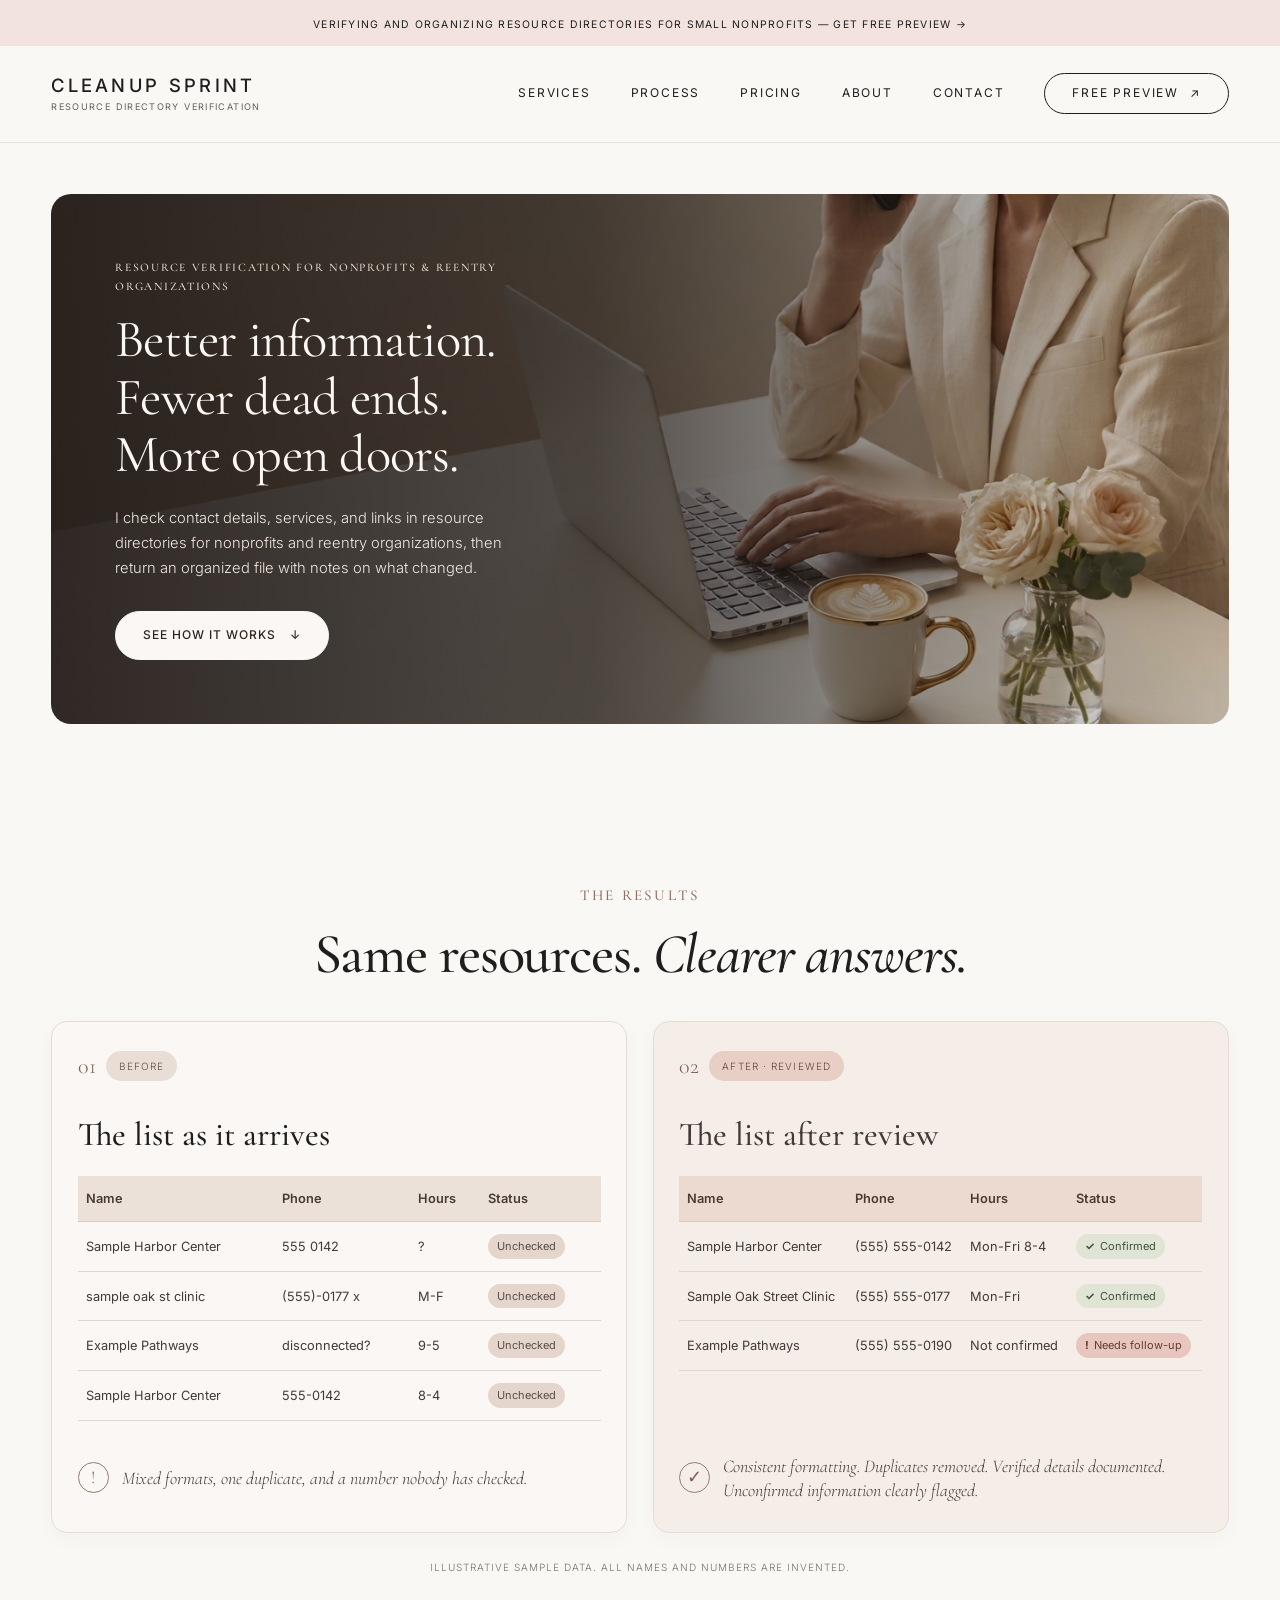
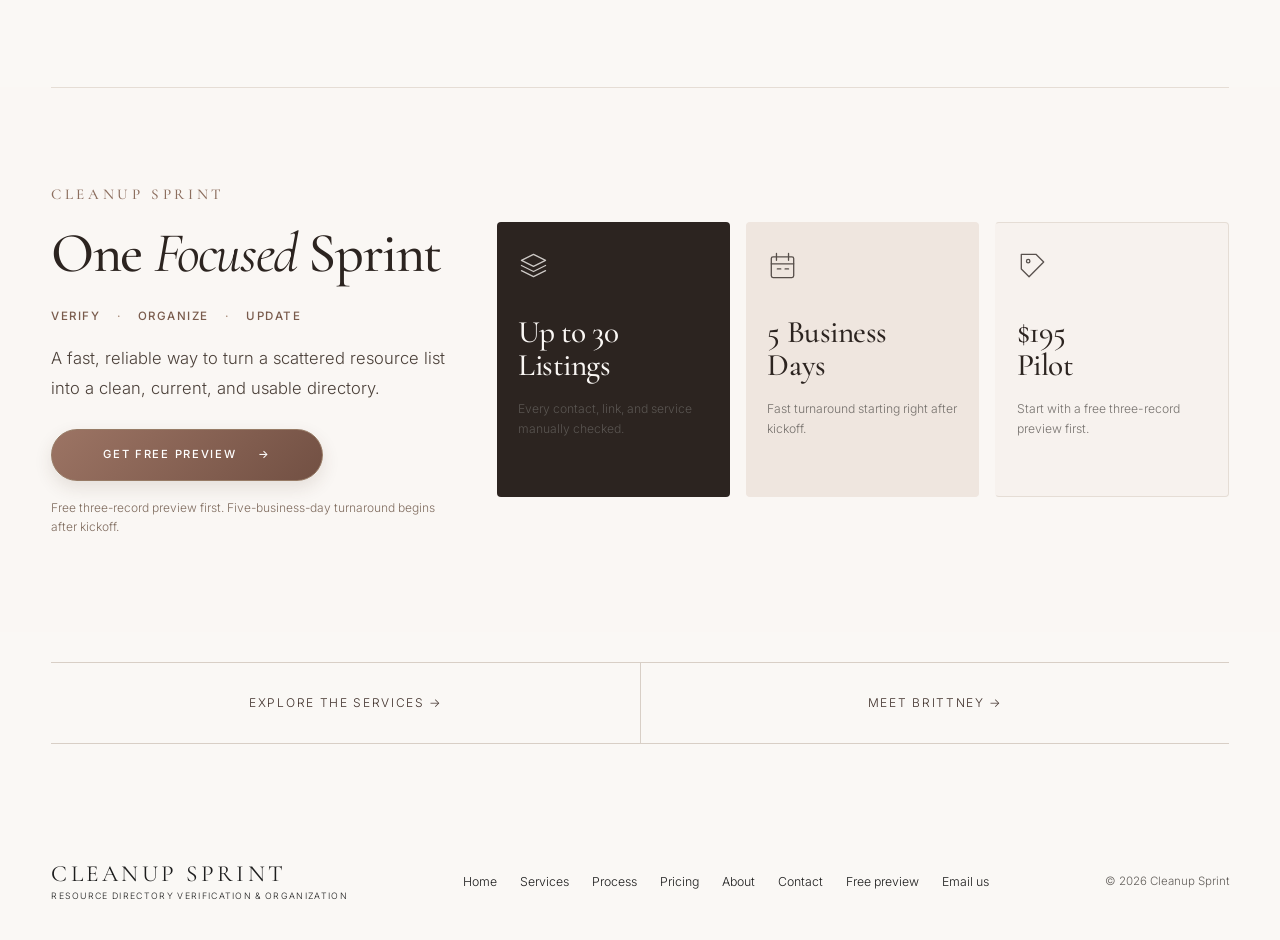
<file: index.html>
<!DOCTYPE html>
<html lang="en">
<head>
  <meta charset="UTF-8">
  <meta name="viewport" content="width=device-width, initial-scale=1">
  <meta name="theme-color" content="#FAF8F5">
  <meta name="description" content="Manual resource directory verification for nonprofits and reentry organizations. Free three-record preview; $195 pilot for up to 30 listings.">
  <title>Resource Directory Verification — Cleanup Sprint</title>
  <link rel="preconnect" href="https://fonts.googleapis.com">
  <link rel="preconnect" href="https://fonts.gstatic.com" crossorigin>
  <link href="https://fonts.googleapis.com/css2?family=Cormorant+Garamond:wght@400;500;600&family=Inter:wght@300;400;500;600&display=swap" rel="stylesheet">
  <link rel="stylesheet" href="style.css?v=20261112-photo-fix">
</head>
<body>
<a class="skip-link" href="#main">Skip to content</a>

<div class="announcement-bar">
  <a class="announcement-link" href="preview.html">verifying and organizing resource directories for small nonprofits — get free preview <span aria-hidden="true">→</span></a>
</div>
<header class="site-header">
  <div class="wrap header-inner">
    <a class="brand" href="index.html" aria-label="Cleanup Sprint homepage">
      <span class="logo-text">CLEANUP SPRINT</span>
      <span class="tagline">RESOURCE DIRECTORY VERIFICATION</span>
    </a>
    <nav class="main-nav" aria-label="Main navigation">
      <div class="nav-links"><a href="services.html">SERVICES</a>
<a href="process.html">PROCESS</a>
<a href="pricing.html">PRICING</a>
<a href="about.html">ABOUT</a>
<a href="contact.html">CONTACT</a></div>
      <a class="nav-preview btn-nav-accent" href="preview.html">FREE PREVIEW <span aria-hidden="true">↗</span></a>
    </nav>
  </div>
</header>

<main id="main"><section class="hero editorial-banner-wrap" aria-labelledby="hero-title"><div class="wrap"><div class="editorial-banner"><div class="editorial-banner-copy">
<span class="eyebrow">RESOURCE VERIFICATION FOR NONPROFITS &amp; REENTRY ORGANIZATIONS</span>
<h1 id="hero-title">Better information.<br>Fewer dead ends.<br>More open doors.</h1>
<p>I check contact details, services, and links in resource directories for nonprofits and reentry organizations, then return an organized file with notes on what changed.</p>
<a class="btn editorial-banner-cta" href="#ba-heading">SEE HOW IT WORKS <span aria-hidden="true">↓</span></a>
</div></div></div></section><section class="beforeafter wrap section-space" aria-labelledby="ba-heading">
  <div class="results-heading"><span class="eyebrow">THE RESULTS</span><h2 id="ba-heading">Same resources. <em>Clearer answers.</em></h2></div>
  <div class="ba-grid">
    <article class="ba-card">
      <div class="ba-card-top"><span class="ba-num">01</span><span class="ba-pill">BEFORE</span></div>
      <h3>The list as it arrives</h3>
      <div class="ba-scroll"><table class="ba-table ba-before">
        <thead><tr><th>Name</th><th>Phone</th><th>Hours</th><th>Status</th></tr></thead>
        <tbody>
          <tr><td>Sample Harbor Center</td><td>555 0142</td><td>?</td><td><span class="table-status unchecked">Unchecked</span></td></tr>
          <tr><td>sample oak st clinic</td><td>(555)-0177 x</td><td>M-F</td><td><span class="table-status unchecked">Unchecked</span></td></tr>
          <tr><td>Example Pathways</td><td>disconnected?</td><td>9-5</td><td><span class="table-status unchecked">Unchecked</span></td></tr>
          <tr><td>Sample Harbor Center</td><td>555-0142</td><td>8-4</td><td><span class="table-status unchecked">Unchecked</span></td></tr>
        </tbody>
      </table></div>
      <div class="ba-callout"><span class="callout-icon" aria-hidden="true">!</span><p>Mixed formats, one duplicate, and a number nobody has checked.</p></div>
    </article>
    <article class="ba-card ba-card-after">
      <div class="ba-card-top"><span class="ba-num">02</span><span class="ba-pill">AFTER · REVIEWED</span></div>
      <h3>The list after review</h3>
      <div class="ba-scroll"><table class="ba-table">
        <thead><tr><th>Name</th><th>Phone</th><th>Hours</th><th>Status</th></tr></thead>
        <tbody>
          <tr><td>Sample Harbor Center</td><td>(555) 555-0142</td><td>Mon-Fri 8-4</td><td><span class="table-status status-confirmed"><span aria-hidden="true">✓</span> Confirmed</span></td></tr>
          <tr><td>Sample Oak Street Clinic</td><td>(555) 555-0177</td><td>Mon-Fri</td><td><span class="table-status status-confirmed"><span aria-hidden="true">✓</span> Confirmed</span></td></tr>
          <tr><td>Example Pathways</td><td>(555) 555-0190</td><td>Not confirmed</td><td><span class="table-status status-followup"><span aria-hidden="true">!</span> Needs follow-up</span></td></tr>
        </tbody>
      </table></div>
      <div class="ba-callout"><span class="callout-icon" aria-hidden="true">✓</span><p>Consistent formatting. Duplicates removed. Verified details documented. Unconfirmed information clearly flagged.</p></div>
    </article>
  </div>
  <p class="ba-note">Illustrative sample data. All names and numbers are invented.</p>
</section>
<section id="sprint-offer" class="sprint-feature section-space" aria-labelledby="summary-heading">
  <div class="wrap">
    <div class="sprint-shell">
      <div class="sprint-copy">
        <span class="eyebrow">CLEANUP SPRINT</span>
        <h2 id="summary-heading">One <em>Focused</em> Sprint</h2><div class="sprint-track">VERIFY <span>·</span> ORGANIZE <span>·</span> UPDATE</div>
        <p class="sprint-description">A fast, reliable way to turn a scattered resource list into a clean, current, and usable directory.</p>
        <a class="btn sprint-cta" href="preview.html">GET FREE PREVIEW <span aria-hidden="true">→</span></a>
        <p class="sprint-fineprint">Free three-record preview first. Five-business-day turnaround begins after kickoff.</p>
      </div>
      <div class="sprint-stats" aria-label="Pilot details">
        <article class="sprint-stat sprint-stat-dark">
          <svg viewBox="0 0 36 36" aria-hidden="true"><path d="m18 5 14 7-14 7L4 12 18 5Zm-14 13 14 7 14-7M4 24l14 7 14-7"/></svg>
          <strong>Up to 30 <span>Listings</span></strong>
          <p>Every contact, link, and service manually checked.</p>
        </article>
        <article class="sprint-stat sprint-stat-blush">
          <svg viewBox="0 0 36 36" aria-hidden="true"><rect x="5" y="8" width="26" height="24" rx="2"/><path d="M11 4v8M25 4v8M5 16h26M12 22h4M21 22h4"/></svg>
          <strong>5 Business <span>Days</span></strong>
          <p>Fast turnaround starting right after kickoff.</p>
        </article>
        <article class="sprint-stat sprint-stat-ivory">
          <svg viewBox="0 0 36 36" aria-hidden="true"><path d="M5 5h17l9 9-17 17L5 22V5Z"/><circle cx="13" cy="13" r="2"/></svg>
          <strong>$195 <span>Pilot</span></strong>
          <p>Start with a free three-record preview first.</p>
        </article>
      </div>
    </div>
  </div>
</section>
<div class="wrap"><nav class="bottom-link-bar" aria-label="More about Cleanup Sprint"><a href="services.html">EXPLORE THE SERVICES <span aria-hidden="true">→</span></a><a href="about.html">MEET BRITTNEY <span aria-hidden="true">→</span></a></nav></div></main>

<footer class="footer wrap"><div><strong>CLEANUP SPRINT</strong><span>RESOURCE DIRECTORY VERIFICATION &amp; ORGANIZATION</span></div><nav aria-label="Footer navigation"><a href="index.html">Home</a><a href="services.html">Services</a><a href="process.html">Process</a><a href="pricing.html">Pricing</a><a href="about.html">About</a><a href="contact.html">Contact</a><a href="preview.html">Free preview</a><a href="mailto:cleanupsprint@gmail.com">Email us</a></nav><small>© 2026 Cleanup Sprint</small></footer>
<script>const destinations={services:"services.html",about:"about.html",inquiry:"contact.html","how-it-works":"process.html"};const destination=destinations[location.hash.slice(1)];if(destination)location.replace(destination);</script>
<!-- Cloudflare Web Analytics --><script type='module' src='https://static.cloudflareinsights.com/beacon.min.js' data-cf-beacon='{"token": "c495e2823e04412890366c05979c5a45"}'></script><!-- End Cloudflare Web Analytics -->
</body>
</html>
</file>
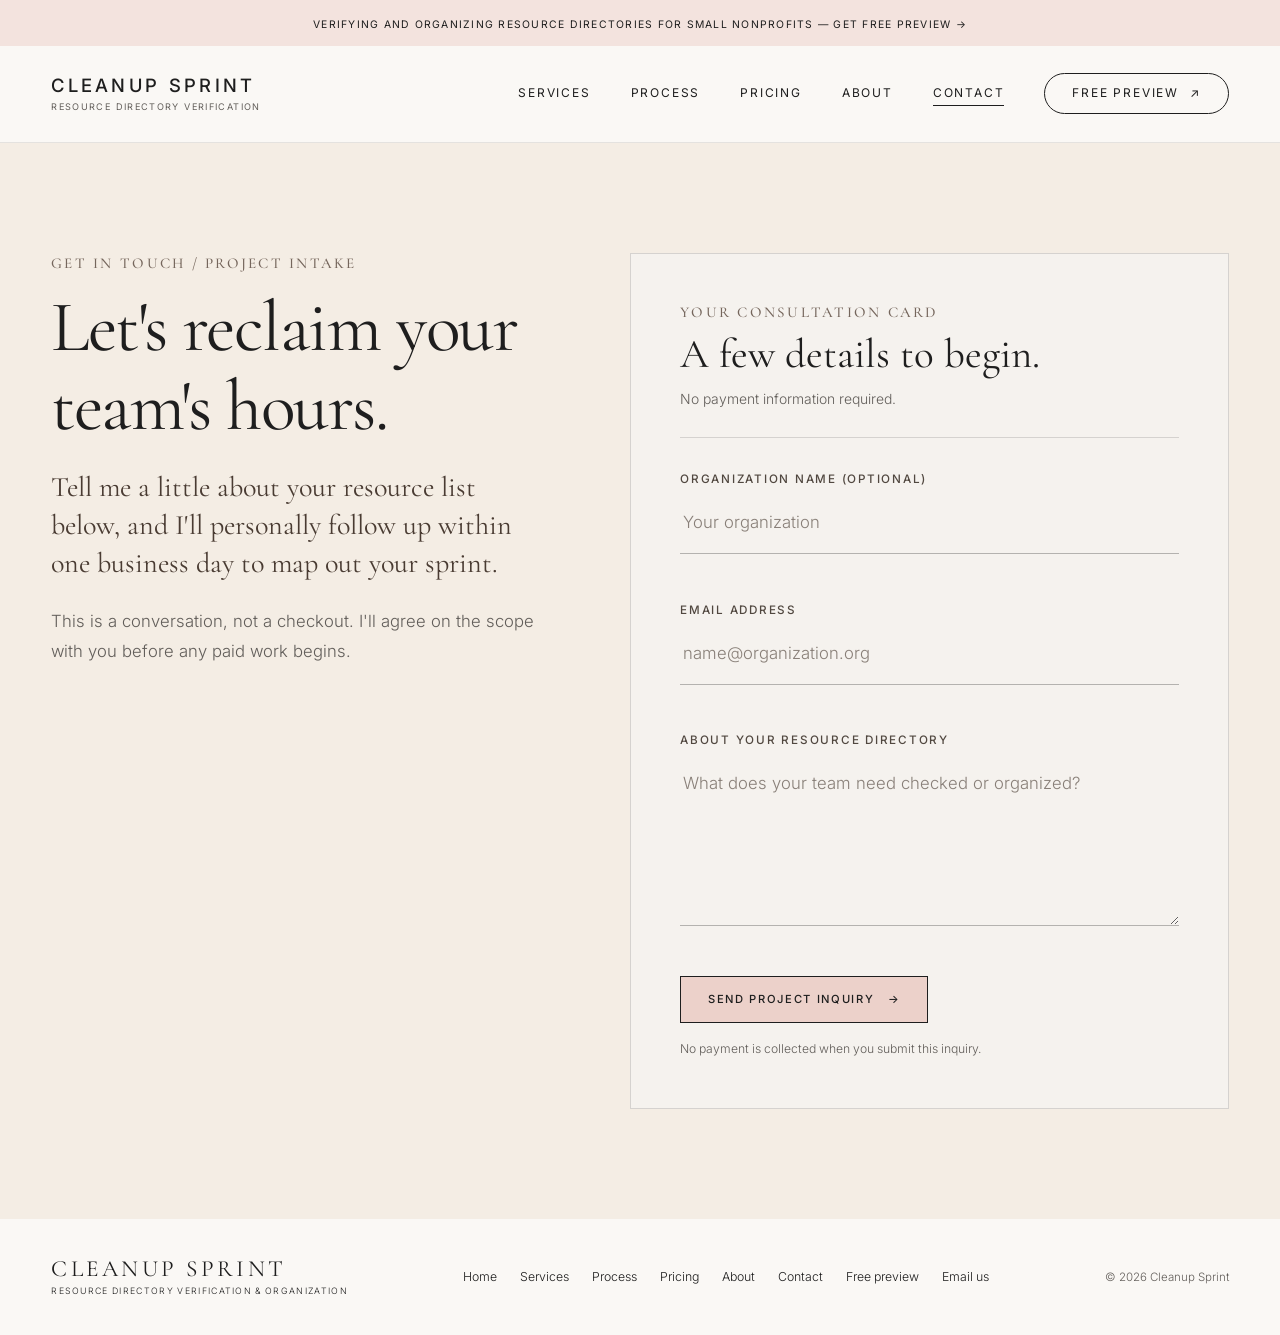
<file: contact.html>
<!DOCTYPE html>
<html lang="en">
<head>
  <meta charset="UTF-8">
  <meta name="viewport" content="width=device-width, initial-scale=1">
  <meta name="theme-color" content="#FAF8F5">
  <meta name="description" content="Ask Brittney about your resource directory. Reply within one business day; no payment required to inquire.">
  <title>Contact — Cleanup Sprint</title>
  <link rel="preconnect" href="https://fonts.googleapis.com">
  <link rel="preconnect" href="https://fonts.gstatic.com" crossorigin>
  <link href="https://fonts.googleapis.com/css2?family=Cormorant+Garamond:wght@400;500;600&family=Inter:wght@300;400;500;600&display=swap" rel="stylesheet">
  <link rel="stylesheet" href="style.css?v=20261110-before-after">
</head>
<body>
<a class="skip-link" href="#main">Skip to content</a>

<div class="announcement-bar">
  <a class="announcement-link" href="preview.html">verifying and organizing resource directories for small nonprofits — get free preview <span aria-hidden="true">→</span></a>
</div>
<header class="site-header">
  <div class="wrap header-inner">
    <a class="brand" href="index.html" aria-label="Cleanup Sprint homepage">
      <span class="logo-text">CLEANUP SPRINT</span>
      <span class="tagline">RESOURCE DIRECTORY VERIFICATION</span>
    </a>
    <nav class="main-nav" aria-label="Main navigation">
      <div class="nav-links"><a href="services.html">SERVICES</a>
<a href="process.html">PROCESS</a>
<a href="pricing.html">PRICING</a>
<a href="about.html">ABOUT</a>
<a href="contact.html" aria-current="page">CONTACT</a></div>
      <a class="nav-preview btn-nav-accent" href="preview.html">FREE PREVIEW <span aria-hidden="true">↗</span></a>
    </nav>
  </div>
</header>

<main id="main"><section id="inquiry" class="inquiry" aria-labelledby="inquiry-heading">
    <div class="wrap inquiry-grid">
      <div>
        <span class="eyebrow">GET IN TOUCH / PROJECT INTAKE</span>
        <h1 id="inquiry-heading">Let's reclaim your team's hours.</h1>
        <p class="intake-intro">Tell me a little about your resource list below, and I'll personally follow up within one business day to map out your sprint.</p>
        <p>This is a conversation, not a checkout. I'll agree on the scope with you before any paid work begins.</p>

      </div>
      <form id="contact-portal" class="consultation-form" action="https://formspree.io/f/xkjjrakb" method="POST">
        <input type="hidden" name="form_source" value="Cleanup Sprint homepage">
        <div class="consultation-form-heading"><span class="eyebrow">YOUR CONSULTATION CARD</span><h3>A few details to begin.</h3><p>No payment information required.</p></div>
        <div class="form-group"><label for="org-name">Organization name (optional)</label><input type="text" id="org-name" name="organization" autocomplete="organization" placeholder="Your organization"></div>
        <div class="form-group"><label for="contact-email">Email address</label><input type="email" id="contact-email" name="email" autocomplete="email" placeholder="name@organization.org" aria-describedby="contact-email-error" required><span class="error-message" id="contact-email-error">Please enter a valid email address.</span></div>
        <div class="form-group"><label for="inquiry-notes">About your resource directory</label><textarea id="inquiry-notes" name="message" rows="5" placeholder="What does your team need checked or organized?" aria-describedby="inquiry-notes-error" required></textarea><span class="error-message" id="inquiry-notes-error">Please describe what you need help with.</span></div>
        <button class="btn btn-berry" type="submit">SEND PROJECT INQUIRY <span aria-hidden="true">→</span></button>
        <p class="form-assurance">No payment is collected when you submit this inquiry.</p>
      </form>
    </div>
  </section></main>

<footer class="footer wrap"><div><strong>CLEANUP SPRINT</strong><span>RESOURCE DIRECTORY VERIFICATION &amp; ORGANIZATION</span></div><nav aria-label="Footer navigation"><a href="index.html">Home</a><a href="services.html">Services</a><a href="process.html">Process</a><a href="pricing.html">Pricing</a><a href="about.html">About</a><a href="contact.html">Contact</a><a href="preview.html">Free preview</a><a href="mailto:cleanupsprint@gmail.com">Email us</a></nav><small>© 2026 Cleanup Sprint</small></footer>
<script src="form-handler.js?v=20261110-formspree" defer></script>
<!-- Cloudflare Web Analytics --><script type='module' src='https://static.cloudflareinsights.com/beacon.min.js' data-cf-beacon='{"token": "c495e2823e04412890366c05979c5a45"}'></script><!-- End Cloudflare Web Analytics -->
</body>
</html>
</file>
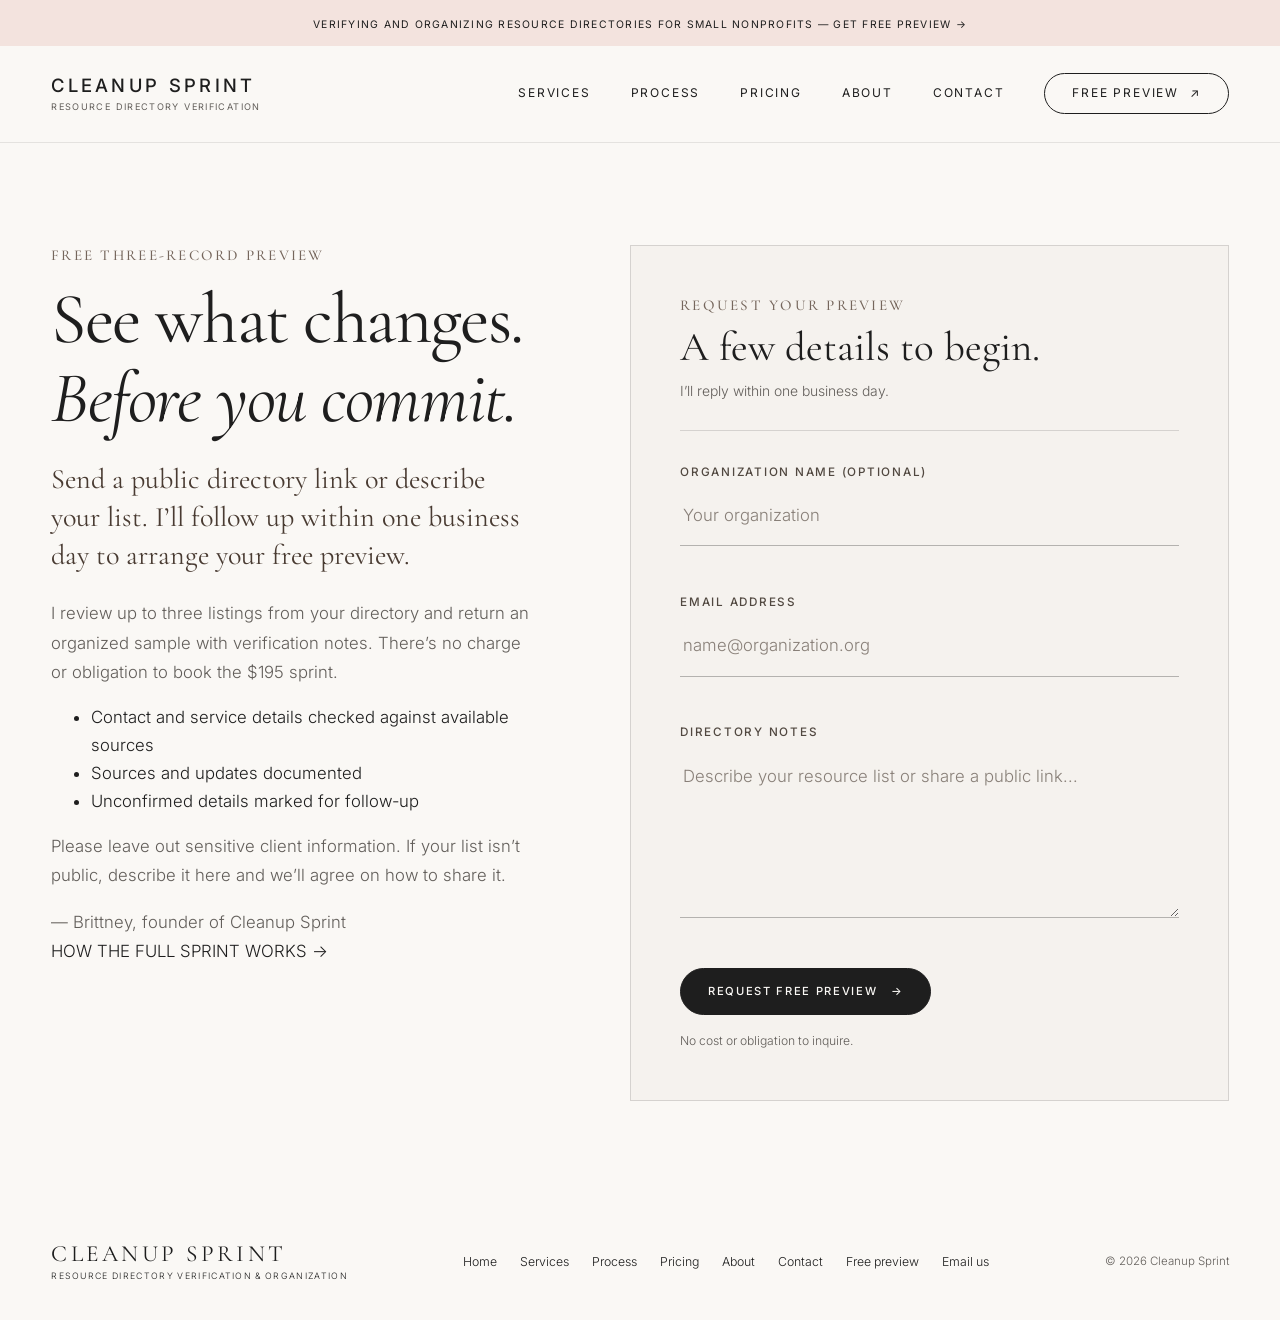
<file: preview.html>
<!DOCTYPE html><html lang="en"><head><meta charset="UTF-8"><meta name="viewport" content="width=device-width,initial-scale=1"><meta name="description" content="Request a complimentary three-record preview of manual resource directory verification."><title>Request a Free Preview — Cleanup Sprint</title><link rel="preconnect" href="https://fonts.googleapis.com"><link rel="preconnect" href="https://fonts.gstatic.com" crossorigin><link href="https://fonts.googleapis.com/css2?family=Cormorant+Garamond:wght@400;500;600&family=Inter:wght@300;400;500;600&display=swap" rel="stylesheet"><link rel="stylesheet" href="style.css?v=20261029-link-nav-v5"></head><body class="archive-subpage"><a class="skip-link" href="#main">Skip to content</a><div class="announcement-bar">
  <a class="announcement-link" href="preview.html">verifying and organizing resource directories for small nonprofits — get free preview <span aria-hidden="true">→</span></a>
</div>
<header class="site-header">
  <div class="wrap header-inner">
    <a class="brand" href="index.html" aria-label="Cleanup Sprint homepage">
      <span class="logo-text">CLEANUP SPRINT</span>
      <span class="tagline">RESOURCE DIRECTORY VERIFICATION</span>
    </a>
    <nav class="main-nav" aria-label="Main navigation">
      <div class="nav-links"><a href="services.html">SERVICES</a>
<a href="process.html">PROCESS</a>
<a href="pricing.html">PRICING</a>
<a href="about.html">ABOUT</a>
<a href="contact.html">CONTACT</a></div>
      <a class="nav-preview btn-nav-accent" href="preview.html" aria-current="page">FREE PREVIEW <span aria-hidden="true">↗</span></a>
    </nav>
  </div>
</header><main id="main">
<section class="wrap archive-intake-layout" id="project-intake" aria-labelledby="preview-title">
<div><span class="eyebrow">FREE THREE-RECORD PREVIEW</span><h1 id="preview-title">See what changes.<br><em>Before you commit.</em></h1>
<p class="intake-intro">Send a public directory link or describe your list. I’ll follow up within one business day to arrange your free preview.</p>
<p>I review up to three listings from your directory and return an organized sample with verification notes. There’s no charge or obligation to book the $195 sprint.</p>
<ul><li>Contact and service details checked against available sources</li><li>Sources and updates documented</li><li>Unconfirmed details marked for follow-up</li></ul>
<p>Please leave out sensitive client information. If your list isn’t public, describe it here and we’ll agree on how to share it.</p>
<p>— Brittney, founder of Cleanup Sprint</p>
<a class="text-link" href="process.html">HOW THE FULL SPRINT WORKS <span aria-hidden="true">→</span></a></div>
<form id="preview-portal" class="consultation-form" action="https://formspree.io/f/xkjjrakb" method="POST"><input type="hidden" name="form_source" value="Cleanup Sprint free preview page"><div class="consultation-form-heading"><span class="eyebrow">REQUEST YOUR PREVIEW</span><h3>A few details to begin.</h3><p>I’ll reply within one business day.</p></div><div class="form-group"><label for="preview-org">Organization name (optional)</label><input type="text" class="form-control" id="preview-org" name="organization" autocomplete="organization" placeholder="Your organization"></div><div class="form-group"><label for="preview-email">Email address</label><input class="form-control" type="email" id="preview-email" name="email" autocomplete="email" placeholder="name@organization.org" required></div><div class="form-group"><label for="preview-message">Directory notes</label><textarea class="form-control" id="preview-message" name="message" rows="5" placeholder="Describe your resource list or share a public link..." required></textarea></div><button class="btn btn-dark" type="submit">REQUEST FREE PREVIEW <span aria-hidden="true">→</span></button><p>No cost or obligation to inquire.</p></form>
</section></main><footer class="footer wrap"><div><strong>CLEANUP SPRINT</strong><span>RESOURCE DIRECTORY VERIFICATION &amp; ORGANIZATION</span></div><nav aria-label="Footer navigation"><a href="index.html">Home</a><a href="services.html">Services</a><a href="process.html">Process</a><a href="pricing.html">Pricing</a><a href="about.html">About</a><a href="contact.html">Contact</a><a href="preview.html">Free preview</a><a href="mailto:cleanupsprint@gmail.com">Email us</a></nav><small>© 2026 Cleanup Sprint</small></footer><!-- Cloudflare Web Analytics --><script type='module' src='https://static.cloudflareinsights.com/beacon.min.js' data-cf-beacon='{"token": "c495e2823e04412890366c05979c5a45"}'></script><!-- End Cloudflare Web Analytics -->
</body></html>
</file>
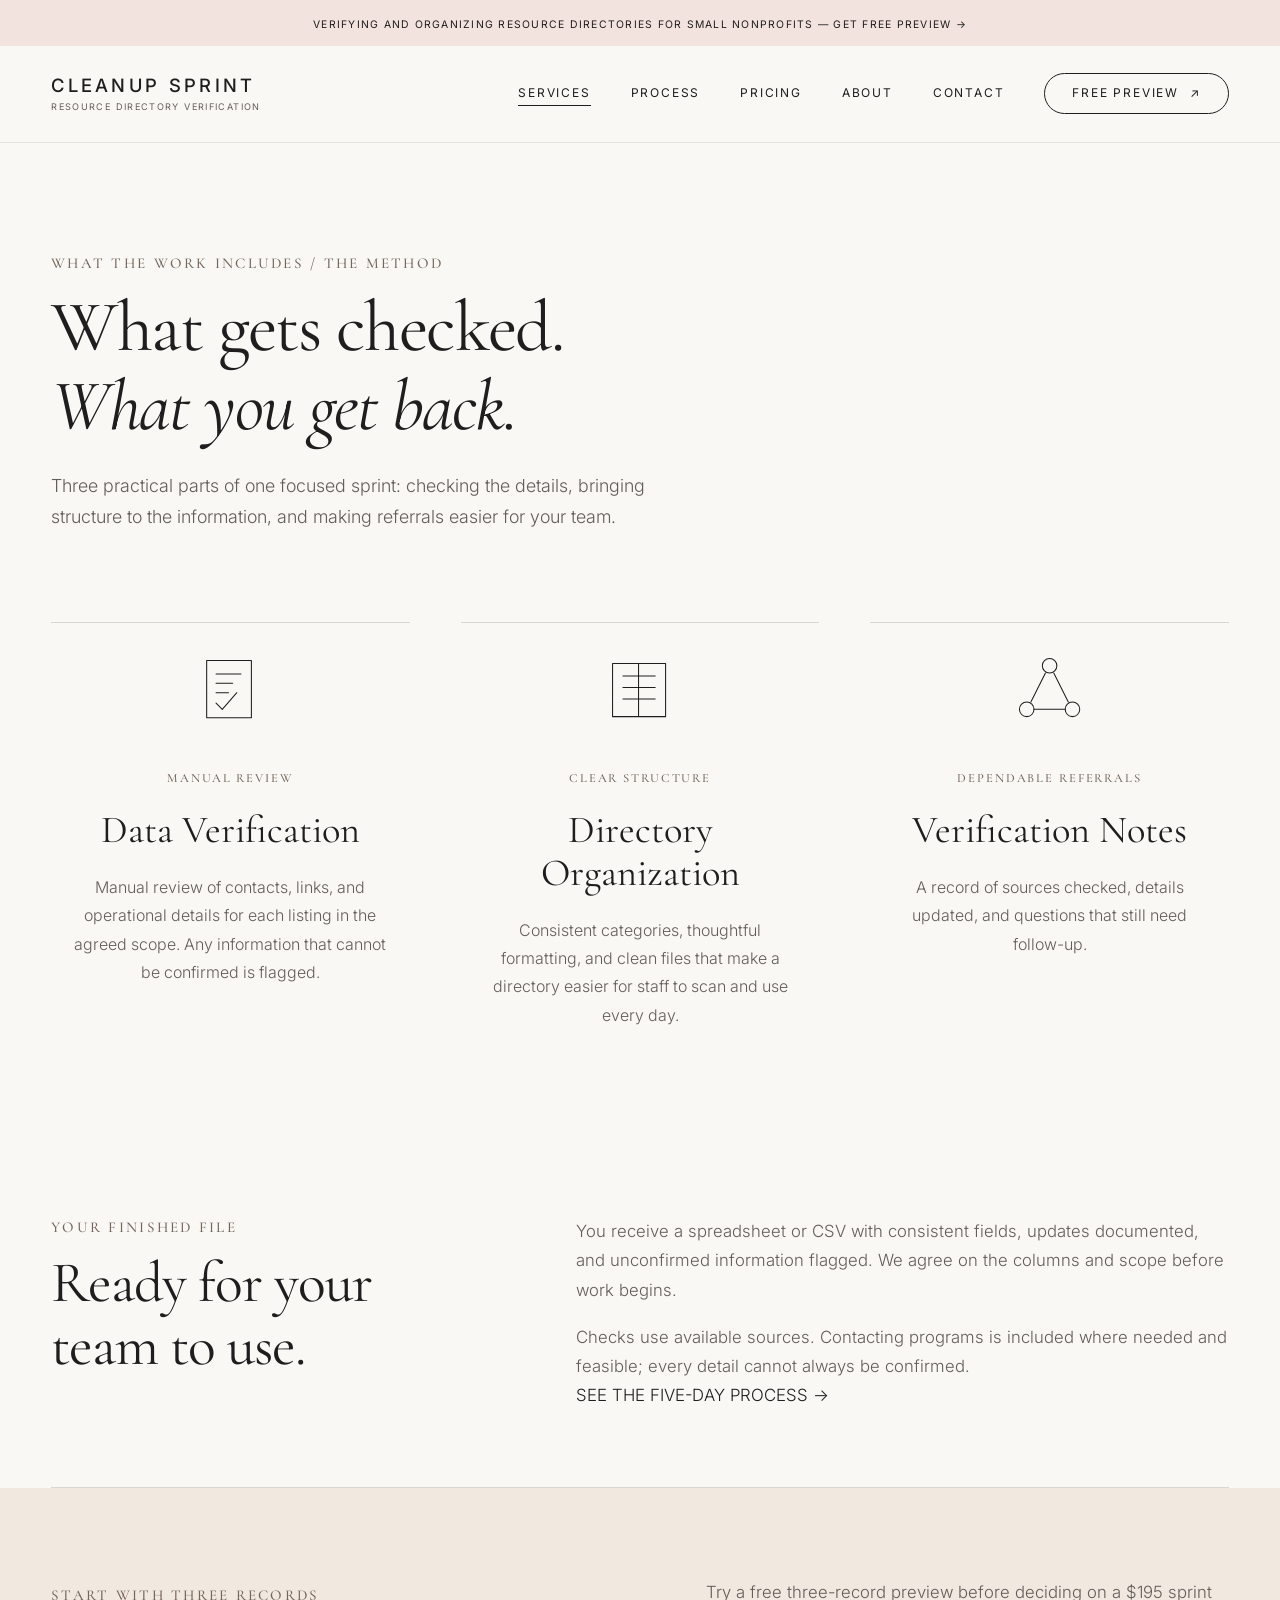
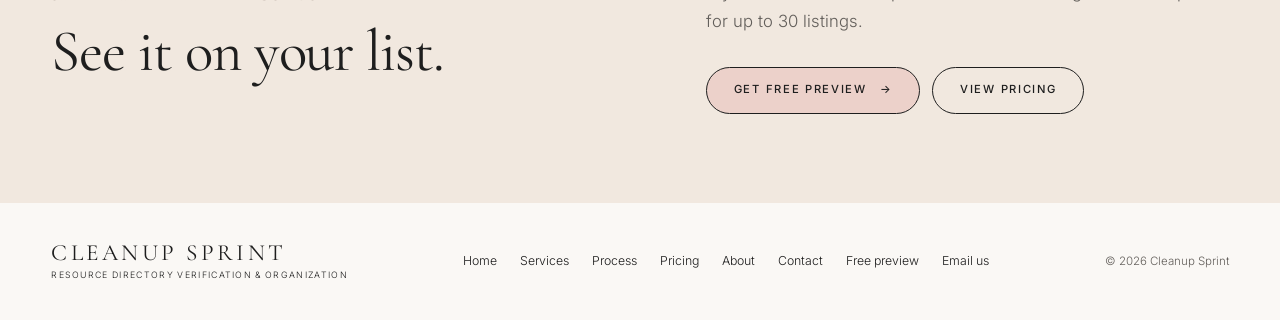
<file: services.html>
<!DOCTYPE html>
<html lang="en">
<head>
  <meta charset="UTF-8">
  <meta name="viewport" content="width=device-width, initial-scale=1">
  <meta name="theme-color" content="#FAF8F5">
  <meta name="description" content="Contact and service checks, organized directory files, and verification notes for nonprofits and reentry organizations.">
  <title>Services — Cleanup Sprint</title>
  <link rel="preconnect" href="https://fonts.googleapis.com">
  <link rel="preconnect" href="https://fonts.gstatic.com" crossorigin>
  <link href="https://fonts.googleapis.com/css2?family=Cormorant+Garamond:wght@400;500;600&family=Inter:wght@300;400;500;600&display=swap" rel="stylesheet">
  <link rel="stylesheet" href="style.css?v=20261112-heading-polish">
</head>
<body>
<a class="skip-link" href="#main">Skip to content</a>

<div class="announcement-bar">
  <a class="announcement-link" href="preview.html">verifying and organizing resource directories for small nonprofits — get free preview <span aria-hidden="true">→</span></a>
</div>
<header class="site-header">
  <div class="wrap header-inner">
    <a class="brand" href="index.html" aria-label="Cleanup Sprint homepage">
      <span class="logo-text">CLEANUP SPRINT</span>
      <span class="tagline">RESOURCE DIRECTORY VERIFICATION</span>
    </a>
    <nav class="main-nav" aria-label="Main navigation">
      <div class="nav-links"><a href="services.html" aria-current="page">SERVICES</a>
<a href="process.html">PROCESS</a>
<a href="pricing.html">PRICING</a>
<a href="about.html">ABOUT</a>
<a href="contact.html">CONTACT</a></div>
      <a class="nav-preview btn-nav-accent" href="preview.html">FREE PREVIEW <span aria-hidden="true">↗</span></a>
    </nav>
  </div>
</header>

<main id="main"><section id="services" class="services section-space wrap editorial-services" aria-labelledby="services-heading">
    <div class="section-heading">
      <span class="eyebrow">WHAT THE WORK INCLUDES / THE METHOD</span>
      <h1 id="services-heading"><span class="heading-line">What gets checked.</span><span class="heading-line"><em>What you get back.</em></span></h1>
      <p>Three practical parts of one focused sprint: checking the details, bringing structure to the information, and making referrals easier for your team.</p>
    </div>
    <div class="features-grid editorial-service-columns">
      <article class="feature editorial-service">
        <svg class="feature-icon" viewBox="0 0 80 80" fill="none" stroke="currentColor" stroke-width="1" stroke-linecap="round" stroke-linejoin="round" aria-hidden="true">
          <rect x="17" y="12" width="43" height="55"></rect>
          <path d="M26 25h24M26 34h16M26 43h12M26 53l6 6 14-16"></path>
        </svg>
        <span class="service-overline">MANUAL REVIEW</span>
        <h3>Data Verification</h3>
        <p>Manual review of contacts, links, and operational details for each listing in the agreed scope. Any information that cannot be confirmed is flagged.</p>
      </article>
      <article class="feature editorial-service">
        <svg class="feature-icon" viewBox="0 0 80 80" fill="none" stroke="currentColor" stroke-width="1" stroke-linecap="round" stroke-linejoin="round" aria-hidden="true">
          <path d="M14 15h51v51H14zM24 27h31M24 38h31M24 49h31M39 15v51"></path>
        </svg>
        <span class="service-overline">CLEAR STRUCTURE</span>
        <h3>Directory Organization</h3>
        <p>Consistent categories, thoughtful formatting, and clean files that make a directory easier for staff to scan and use every day.</p>
      </article>
      <article class="feature editorial-service">
        <svg class="feature-icon" viewBox="0 0 80 80" fill="none" stroke="currentColor" stroke-width="1" stroke-linecap="round" stroke-linejoin="round" aria-hidden="true">
          <circle cx="40" cy="17" r="7"></circle><circle cx="18" cy="59" r="7"></circle><circle cx="62" cy="59" r="7"></circle>
          <path d="M36 24L22 52M44 24l14 28M25 59h30"></path>
        </svg>
        <span class="service-overline">DEPENDABLE REFERRALS</span>
        <h3>Verification Notes</h3>
        <p>A record of sources checked, details updated, and questions that still need follow-up.</p>
      </article>
    </div>
  </section><section class="wrap archive-notes"><div><span class="eyebrow">YOUR FINISHED FILE</span><h2>Ready for your team to use.</h2></div><div><p>You receive a spreadsheet or CSV with consistent fields, updates documented, and unconfirmed information flagged. We agree on the columns and scope before work begins.</p><p>Checks use available sources. Contacting programs is included where needed and feasible; every detail cannot always be confirmed.</p><a class="text-link" href="process.html">SEE THE FIVE-DAY PROCESS →</a></div></section><section class="archive-reassurance"><div class="wrap"><div><span class="eyebrow">START WITH THREE RECORDS</span><h2>See it on your list.</h2></div><div><p>Try a free three-record preview before deciding on a $195 sprint for up to 30 listings.</p><div class="actions"><a class="btn btn-berry" href="preview.html">GET FREE PREVIEW <span aria-hidden="true">→</span></a><a class="btn btn-outline" href="pricing.html">VIEW PRICING</a></div></div></div></section></main>

<footer class="footer wrap"><div><strong>CLEANUP SPRINT</strong><span>RESOURCE DIRECTORY VERIFICATION &amp; ORGANIZATION</span></div><nav aria-label="Footer navigation"><a href="index.html">Home</a><a href="services.html">Services</a><a href="process.html">Process</a><a href="pricing.html">Pricing</a><a href="about.html">About</a><a href="contact.html">Contact</a><a href="preview.html">Free preview</a><a href="mailto:cleanupsprint@gmail.com">Email us</a></nav><small>© 2026 Cleanup Sprint</small></footer>

<!-- Cloudflare Web Analytics --><script type='module' src='https://static.cloudflareinsights.com/beacon.min.js' data-cf-beacon='{"token": "c495e2823e04412890366c05979c5a45"}'></script><!-- End Cloudflare Web Analytics -->
</body>
</html>
</file>
<file: style.css>
/*
 * CLEANUP SPRINT — EDITORIAL DESIGN SYSTEM
 * Global stylesheet for the homepage, process, free preview and pricing.
 * Palette: bone ivory / flax / charcoal / interactive blush.
 * Typography: Cormorant Garamond / Inter.
 */

/* 01. Design tokens */
:root {
  --bg-luxury-ivory: #FAF8F5;
  --text-charcoal: #1E1E1E;
  --accent-blush: #E8C5BE;
  --slate: #4A4E51;
  --berry: #E8C5BE; /* legacy alias; now the brand blush, never purple */
  --surface-flax: #F4EDE4;
  --surface-beige: #F5F2EE;
  --surface-warm: #F1E8DF;
  --text-muted: #625E5A;
  --text-tertiary: #796F67;
  --rule: rgba(30, 30, 30, 0.15);
  --font-serif: 'Cormorant Garamond', Georgia, serif;
  --font-sans: 'Inter', Arial, sans-serif;
  --ease-luxury: cubic-bezier(0.25, 1, 0.5, 1);
  --page-max: 1300px;
  --page-gutter: clamp(18px, 4vw, 52px);
  --section-space: clamp(72px, 8.6vw, 132px);
  /* Existing HTML compatibility, without duplicate declarations */
  --ink: var(--text-charcoal);
  --ivory: var(--bg-luxury-ivory);
  --muted: var(--text-muted);
  --serif: var(--font-serif);
  --sans: var(--font-sans);
}

/* 02. Reset, body type and editorial rhythm */
*, *::before, *::after { box-sizing: border-box; }
html { scroll-behavior: smooth; }
body {
  margin: 0;
  background: var(--bg-luxury-ivory);
  color: var(--text-charcoal);
  font-family: var(--font-sans);
  font-weight: 300;
  font-size: 1.05rem;
  line-height: 1.65;
  -webkit-font-smoothing: antialiased;
  text-rendering: optimizeLegibility;
}
h1, h2, h3, h4, p, figure { margin: 0; }
h1, h2, h3, h4 {
  color: var(--text-charcoal);
  font-family: var(--font-serif);
  font-weight: 400;
}
h1 { font-size: 4.5rem; line-height: 1.05; letter-spacing: -0.02em; }
h2 { font-size: clamp(2.8rem, 4.5vw, 4.7rem); line-height: 1.08; letter-spacing: -0.018em; }
h3 { font-size: clamp(1.95rem, 2.7vw, 3.1rem); line-height: 1.11; }
p { color: var(--text-muted); line-height: 1.75; }
p + p { margin-top: 1.1rem; }
/* GLOBAL LINK STATES — EDITORIAL PALETTE
   Explicit link and visited states prevent browser-purple.
   Focus-visible remains available for keyboard accessibility. */
a, a:visited, a:active, a:focus {
  color: #1E1E1E;
  text-decoration: none;
}
button, input, textarea, select { font: inherit; }
button, input, textarea, select { border-radius: 0; }
img, svg { max-width: 100%; }
img { display: block; }
hr, .section-divider { border: 0; border-top: 1px solid rgba(30, 30, 30, 0.15); }
::selection { background: var(--accent-blush); color: var(--text-charcoal); }
:where(a, button, input, textarea, select, summary):focus-visible {
  outline: 2px solid var(--text-charcoal);
  outline-offset: 4px;
}
.skip-link {
  position: absolute;
  top: -100px;
  left: 16px;
  z-index: 100;
  padding: 10px 15px;
  background: var(--bg-luxury-ivory);
}
.skip-link:focus { top: 10px; }
.wrap {
  width: min(calc(100% - var(--page-gutter) - var(--page-gutter)), var(--page-max));
  margin-inline: auto;
}
.section-space { padding-block: var(--section-space); }
.eyebrow, .section-meta, .service-overline {
  display: block;
  margin-bottom: 18px;
  color: #75665C;
  font-family: var(--font-serif);
  font-size: 0.94rem;
  font-weight: 500;
  line-height: 1.4;
  letter-spacing: 0.15em;
  text-transform: uppercase;
}
.metric-label {
  display: block;
  font-family: var(--font-sans);
  font-weight: 500;
  font-size: 0.68rem;
  line-height: 1.6;
  letter-spacing: 0.15em;
  text-transform: uppercase;
}

/* 03. Full-bleed announcement + razor-thin luxury navigation */
.announcement-bar {
  background: #E8C5BE;
  color: #1E1E1E;
  width: 100%;
  text-align: center;
  padding: .56rem var(--page-gutter);
}
.announcement-link,
.announcement-link:visited,
.announcement-link:active,
.announcement-link:focus {
  color: #1E1E1E;
  font-size: .65rem;
  font-weight: 400;
  line-height: 1.5;
  letter-spacing: .12em;
  text-transform: uppercase;
  text-decoration: none;
}
.announcement-link:hover { text-decoration: underline; text-underline-offset: 4px; }
.site-header {
  width: 100%;
  background: #FAF8F5;
  border-bottom: 1px solid rgba(30,30,30,.1);
}
.header-inner {
  min-height: 96px;
  display: flex;
  justify-content: space-between;
  align-items: center;
  gap: 2.2rem;
  padding-block: 1.45rem;
}
.site-header .brand {
  display: flex;
  flex: 0 0 auto;
  flex-direction: column;
  text-decoration: none;
  gap: .25rem;
}
.logo-text {
  font-family: var(--font-sans);
  color: #1E1E1E;
  font-size: 1.15rem;
  font-weight: 500;
  line-height: 1.2;
  letter-spacing: .18em;
}
.tagline {
  font-family: var(--font-sans);
  color: var(--text-muted);
  font-size: .57rem;
  font-weight: 400;
  line-height: 1.5;
  letter-spacing: .15em;
}
.main-nav { display: flex; align-items: center; justify-content: flex-end; gap: 2.5rem; min-width: 0; }
.nav-links { display: flex; flex-wrap: wrap; align-items: center; justify-content: center; gap: 2.5rem; }
.nav-links a,
.nav-links a:visited {
  position: relative;
  padding-block: .55rem;
  color: #1E1E1E;
  font-family: var(--font-sans);
  font-size: .75rem;
  font-weight: 400;
  line-height: 1.4;
  letter-spacing: .15em;
  text-decoration: none;
  white-space: nowrap;
}
.nav-links a::after {
  content: '';
  position: absolute;
  bottom: .27rem;
  left: 0;
  right: 0;
  height: 1px;
  background: #1E1E1E;
  transform: scaleX(0);
  transform-origin: left center;
  transition: transform .5s cubic-bezier(.25,1,.5,1);
}
.nav-links a:hover::after,
.nav-links a:focus-visible::after,
.nav-links a[aria-current="page"]::after { transform: scaleX(1); }
.nav-preview,
.nav-preview:visited,
.nav-preview:active,
.btn-nav-accent,
.btn-nav-accent:visited,
.btn-nav-accent:active {
  display: inline-flex;
  flex: 0 0 auto;
  align-items: center;
  justify-content: center;
  gap: .7rem;
  padding: .55rem 1.25rem;
  border: 1px solid #1E1E1E;
  border-radius: 0;
  color: #1E1E1E;
  background: transparent;
  font-family: var(--font-sans);
  font-size: .75rem;
  font-weight: 400;
  line-height: 1.4;
  letter-spacing: .15em;
  text-decoration: none;
  white-space: nowrap;
}
.nav-preview:hover,
.btn-nav-accent:hover,
.nav-preview:focus-visible {
  background: #1E1E1E;
  color: #FAF8F5;
}
.btn, .btn-pink-luxury, .btn-outline-luxury {
  display: inline-flex;
  align-items: center;
  justify-content: center;
  gap: 13px;
  min-height: 47px;
  padding: 14px 21px;
  border: 1px solid #1E1E1E;
  border-radius: 0;
  background: transparent;
  color: #1E1E1E;
  text-decoration: none;
  font-family: var(--font-sans);
  font-size: .7rem;
  font-weight: 500;
  line-height: 1.4;
  letter-spacing: .15em;
  text-transform: uppercase;
  cursor: pointer;
  transition: all .5s cubic-bezier(.25,1,.5,1);
}
.btn:hover, .btn-pink-luxury:hover, .btn-outline-luxury:hover { transform: translateY(-2px); }
.btn:active { transform: translateY(0); border-color: #1E1E1E; }
.btn-blush, .btn-pink-luxury, .btn-pink-luxury:visited, .btn-pink-luxury:active {
  color: #1E1E1E; background: #E8C5BE; border-color: #1E1E1E;
}
.btn-blush:hover, .btn-pink-luxury:hover {
  color: #FAF8F5; background: #1E1E1E;
}
.btn-berry, .btn-berry:visited, .btn-berry:active, .btn-berry:focus {
  color: #1E1E1E; background: var(--accent-blush); border-color: #1E1E1E;
}
.btn-berry:hover { color: #FAF8F5; background: #1E1E1E; border-color: #1E1E1E; }
.btn-dark, .btn-dark:visited, .btn-dark:active, .btn-dark:focus { color: #FAF8F5; background: #1E1E1E; }
.btn-dark:hover { color: #1E1E1E; background: #E8C5BE; }
.btn-ivory, .btn-ivory:visited, .btn-ivory:active, .btn-ivory:focus { color: #1E1E1E; background: #FAF8F5; border-color: #FAF8F5; }
.btn-ivory:hover { color: #FAF8F5; background: transparent; border-color: #FAF8F5; }
.btn-outline, .btn-outline-luxury, .btn-outline-luxury:visited, .btn-outline-luxury:active {
  color: #1E1E1E; background: transparent; border-color: #1E1E1E;
}
.btn-outline:hover { color: #FAF8F5; background: #1E1E1E; }
.btn-outline-luxury:hover { background: rgba(30,30,30,.04); }
.actions, .pricing-actions { display: flex; flex-wrap: wrap; gap: 12px; margin-top: 30px; }
/* Links on dark fields must stay legible in every visited state */
.process-slate a, .process-slate a:visited, .process-slate a:active,
.package-card a.btn-ivory, .package-card a.btn-ivory:visited {
  color: #FAF8F5;
}
.package-card a.btn-ivory, .package-card a.btn-ivory:visited { color: #1E1E1E; }
.package-card a.btn-ivory:hover { color: #FAF8F5; }
.process-slate .text-link:hover { color: #F2CBD9; }

/* 04. Photography: crops, captions and subtle zoom */
.editorial-image { min-width: 0; }
.photo-frame {
  position: relative;
  overflow: hidden;
  isolation: isolate;
  background: var(--surface-flax);
  border: 1px solid var(--rule);
}
.hero-img, .about-img {
  display: block;
  width: 100%;
  height: 100%;
  object-fit: cover;
  object-position: center;
  transition: transform 0.6s cubic-bezier(0.25, 1, 0.5, 1),
              background-color 0.4s ease;
}
.photo-frame > img {
  position: absolute;
  inset: 0;
  width: 100%;
  height: 100%;
  object-fit: cover;
  filter: saturate(0.91) contrast(1.015);
}
.photo-frame:hover > img,
.hero-img:hover, .about-img:hover { transform: scale(1.02); }
.hero-photo { display: flex; flex-direction: column; align-self: stretch; min-height: 620px; }
.hero-photo .photo-frame { flex: 1; min-height: 590px; aspect-ratio: auto; }
.founder-photo .photo-frame { aspect-ratio: 4 / 5; }
.notes-photo .photo-frame { aspect-ratio: 5 / 4; }
.process-photo .photo-frame { aspect-ratio: 4 / 4.2; }
.archive-intro-photo .photo-frame { aspect-ratio: 5 / 4; }
.editorial-image figcaption {
  display: flex;
  justify-content: space-between;
  align-items: flex-start;
  gap: 12px;
  margin-top: 13px;
  color: var(--text-tertiary);
  font-size: 0.62rem;
  font-weight: 500;
  letter-spacing: 0.12em;
  line-height: 1.55;
  text-transform: uppercase;
}

/* 05. Homepage hero: editorial introduction */
.hero.archive-hero { padding-block: clamp(78px, 9vw, 145px); }
.hero-grid, .process-hero-grid {
  display: grid;
  grid-template-columns: minmax(0, 1fr) minmax(0, 1fr);
  align-items: center;
  gap: clamp(40px, 6.5vw, 112px);
}
.hero-copy { align-self: center; padding-block: 30px; }
.archive-hero h1 { max-width: 720px; font-size: clamp(3.4rem, 5vw, 4.5rem); line-height: 1.05; letter-spacing: -0.02em; }
.hero-subtext {
  max-width: 550px;
  margin-top: 32px;
  color: var(--text-muted);
  font-size: 1.12rem;
  line-height: 1.82;
}
.fineprint {
  margin-top: 43px;
  color: #6E6259;
  font-size: 0.62rem;
  font-weight: 500;
  line-height: 1.9;
  letter-spacing: 0.12em;
  text-transform: uppercase;
}
.fineprint span { padding-inline: 6px; color: #A58D7E; }

/* 06. The hidden cost — editorial narrative, not numbered cards */
.archive-cost {
  background: var(--surface-flax);
  border-block: 1px solid var(--rule);
}
.cost-editorial {
  display: grid;
  grid-template-columns: minmax(0, 1fr) minmax(0, .94fr);
  align-items: start;
  gap: clamp(54px, 8vw, 145px);
}
.cost-lead { max-width: 640px; }
.cost-lead h2 {
  margin-bottom: 32px;
  font-size: clamp(3.45rem, 5vw, 5.5rem);
  line-height: 1.015;
  letter-spacing: -0.028em;
}
.cost-lead h2 em { font-weight: 400; }
.cost-lead > p { max-width: 470px; font-size: 1.09rem; line-height: 1.84; }
.cost-lead .cost-closer {
  margin-top: 40px;
  padding-left: 23px;
  border-left: 1px solid var(--text-charcoal);
  color: #554438;
  font: 400 clamp(1.45rem, 2vw, 1.85rem)/1.32 var(--font-serif);
}
.cost-notes { border-top: 1px solid var(--rule); }
.cost-note {
  padding: 30px 0 32px;
  border-bottom: 1px solid var(--rule);
}
.cost-note-label {
  display: block;
  margin-bottom: 16px;
  color: #816E60;
  font-size: .66rem;
  font-weight: 500;
  line-height: 1.55;
  letter-spacing: .15em;
  text-transform: uppercase;
}
.cost-note h3 {
  max-width: 540px;
  margin-bottom: 12px;
  font-size: clamp(2.05rem, 2.6vw, 3rem);
  line-height: 1.11;
}
.cost-note p {
  max-width: 515px;
  font-size: .99rem;
  line-height: 1.77;
}
/* Service descriptions stay in open magazine columns */
.editorial-service-columns {
  display: grid;
  grid-template-columns: repeat(3, minmax(0, 1fr));
  gap: clamp(25px, 4vw, 70px);
}
.editorial-service {
  border-top: 1px solid var(--rule);
  padding-top: 25px;
}
.section-heading { max-width: 980px; margin-bottom: clamp(52px, 7vw, 95px); }
.section-heading h2 { margin-bottom: 23px; }
.section-heading p { max-width: 650px; font-size: 1.12rem; }
.editorial-services .section-heading h2 {
  font-size: clamp(3.2rem, 5.25vw, 5.8rem);
  line-height: 1.02;
}
.editorial-service:nth-child(2), .editorial-service:nth-child(3) { margin-top: 0; }
.feature-icon {
  display: block;
  width: 58px;
  height: 58px;
  margin-bottom: 31px;
  color: var(--text-charcoal);
  stroke-width: 1;
}
.editorial-service .service-overline { margin-bottom: 22px; font-size: 0.78rem; }
.editorial-service h3 { margin-bottom: 21px; font-size: clamp(2.1rem, 3vw, 3.3rem); }
.editorial-service p { font-size: 1rem; line-height: 1.77; }
.editorial-service .service-note {
  margin-top: 24px;
  padding-top: 17px;
  border-top: 1px solid var(--rule);
  color: #77695E;
  font-size: 0.76rem;
  line-height: 1.8;
  letter-spacing: 0.04em;
}

/* 07. Signature pilot package: reserved deep-berry anchor */
.package-section {
  padding-block: clamp(90px, 9vw, 138px);
  background: var(--surface-warm);
  border-block: 1px solid var(--rule);
}
.package-grid {
  display: grid;
  grid-template-columns: minmax(0, .92fr) minmax(0, 1.08fr);
  gap: clamp(45px, 8vw, 138px);
  align-items: center;
}
.package-card {
  min-height: 475px;
  padding: clamp(36px, 4.4vw, 66px);
  background: var(--accent-blush);
  color: var(--text-charcoal);
  border: 1px solid rgba(30, 30, 30, 0.15);
  border-radius: 0;
  display: flex;
  flex-direction: column;
  align-items: flex-start;
}
.package-card h2, .package-card p { color: var(--text-charcoal); }
.package-eyebrow, .package-label {
  display: block;
  font-size: .69rem;
  font-weight: 500;
  letter-spacing: .15em;
  line-height: 1.6;
  text-transform: uppercase;
}
.package-eyebrow { color: var(--text-charcoal); }
.package-price {
  font: 400 clamp(5.5rem, 9vw, 9.4rem)/.93 var(--font-serif);
  letter-spacing: -.045em;
  margin: 35px 0 12px;
}
.package-label { margin-bottom: 22px; }
.package-detail { max-width: 400px; margin-bottom: 36px; line-height: 1.78; }
.package-card .btn { margin-top: auto; }
.package-explainer h2 {
  margin-bottom: 27px;
  font-size: clamp(3.1rem, 4.5vw, 5rem);
}
.package-explainer > p { max-width: 540px; }
.package-facts {
  display: grid;
  grid-template-columns: repeat(2, minmax(0,1fr));
  gap: 28px;
  margin-top: 37px;
  padding-top: 27px;
  border-top: 1px solid var(--rule);
}
.package-facts div { display: flex; flex-direction: column; gap: 7px; }
.package-facts strong {
  font: 400 3.1rem/1 var(--font-serif);
  color: var(--text-charcoal);
}
.package-facts span {
  color: var(--text-muted);
  font-size: .65rem;
  font-weight: 500;
  line-height: 1.6;
  letter-spacing: .15em;
}
.package-explainer .text-link { margin-top: 38px; }


/* 08. Founder story and annotated field notes */
.about.archive-about {
  display: grid;
  grid-template-columns: minmax(0, 1fr) minmax(0, 1fr);
  align-items: center;
  gap: clamp(42px, 7vw, 116px);
}
.about-copy { max-width: 620px; }
.about-copy h2 { margin-bottom: 27px; }
.about-copy p + p { margin-top: 18px; }
.about-copy .founder-lead {
  color: #493B32;
  font: 400 1.35rem/1.48 var(--font-serif);
}
.editorial-step-container {
  grid-column: 1 / -1;
  width: 100%;
  margin-top: clamp(4px, 1vw, 16px);
  padding-top: clamp(28px, 3.4vw, 46px);
  border-top: 1px solid rgba(30, 30, 30, 0.15);
}
.editorial-grid {
  display: grid;
  grid-template-columns: repeat(4, minmax(0, 1fr));
  gap: 0;
  margin-bottom: 26px;
  align-items: stretch;
}
.editorial-grid .step-item {
  min-width: 0;
  padding: 4px clamp(18px, 2.5vw, 40px) 26px;
  border-bottom: 1px solid rgba(30, 30, 30, 0.10);
}
.editorial-grid .step-item:first-child { padding-left: 0; }
.editorial-grid .step-item + .step-item {
  border-left: 1px solid rgba(30, 30, 30, 0.10);
}
.editorial-step-number {
  display: block;
  margin-bottom: 16px;
  color: #817A74;
  font-family: var(--font-sans);
  font-size: 0.76rem;
  font-weight: 300;
  line-height: 1.45;
  letter-spacing: 0.15em;
}
.editorial-step-label {
  display: block;
  color: var(--text-charcoal);
  font-family: var(--font-serif);
  font-size: clamp(1.55rem, 2vw, 2rem);
  font-weight: 400;
  line-height: 1.14;
  letter-spacing: -0.015em;
}
.meta-anchor { padding-top: 3px; text-align: right; }
.meta-anchor .section-meta {
  color: #1E1E1E;
  font-family: var(--font-sans);
  font-size: .71rem;
  font-weight: 500;
  letter-spacing: .2em;
}
@media (max-width: 850px) {
  .editorial-grid {
    grid-template-columns: repeat(2, minmax(0, 1fr));
    row-gap: 30px;
  }
  .editorial-grid .step-item:nth-child(3) {
    border-left: 0;
    padding-left: 0;
  }
}
@media (max-width: 520px) {
  .editorial-grid {
    grid-template-columns: minmax(0, 1fr);
    row-gap: 0;
  }
  .editorial-grid .step-item,
  .editorial-grid .step-item:first-child,
  .editorial-grid .step-item:nth-child(3) {
    padding: 22px 0;
    border-left: 0;
  }
  .editorial-step-number { margin-bottom: 8px; }
  .meta-anchor { text-align: left; }
}

/* 09. Sunlit closing statement */
.closing.archive-closing {
  display: grid;
  grid-template-columns: minmax(0, 42%) minmax(0, 58%);
  gap: 0;
  background: var(--surface-flax);
  border-block: 1px solid var(--rule);
}
.closing-photo { position: relative; min-height: 570px; overflow: hidden; background: var(--surface-warm); }
.closing-photo img {
  position: absolute;
  inset: 0;
  width: 100%;
  height: 100%;
  object-fit: cover;
  transition: transform 0.6s cubic-bezier(0.25, 1, 0.5, 1),
              background-color 0.4s ease;
}
.closing-photo:hover img { transform: scale(1.02); }
.closing-contents {
  width: 100%;
  max-width: 780px;
  margin: 0;
  padding: clamp(56px, 7vw, 112px) clamp(32px, 6vw, 108px);
  align-self: center;
}
.closing-contents h2 { margin-bottom: 25px; font-size: clamp(3.2rem, 4.8vw, 5.3rem); }
.closing-contents p { max-width: 480px; }

/* 10. Consultation-card forms: homepage and preview */
.inquiry { padding-block: var(--section-space); background: var(--surface-flax); }
.inquiry-grid, .archive-intake-layout {
  display: grid;
  grid-template-columns: minmax(0, 0.9fr) minmax(0, 1.1fr);
  align-items: start;
  gap: clamp(40px, 7vw, 115px);
}
.inquiry h2, .archive-intake-layout h2 { font-size: clamp(3.15rem, 4.7vw, 5rem); }
.inquiry-grid > div > p, .archive-intake-layout > div > p { max-width: 520px; }
.inquiry .intake-intro, .archive-intake-layout .intake-intro {
  max-width: 540px;
  margin: 18px 0 25px;
  color: #493B32;
  font: 400 clamp(1.45rem, 2.2vw, 1.95rem)/1.35 var(--font-serif);
}
.intake-assurance { max-width: 470px; margin-top: 31px; padding-top: 23px; border-top: 1px solid var(--rule); }
.intake-assurance p { font-size: 0.96rem; }
.intake-assurance strong { color: var(--text-charcoal); font-weight: 500; }
.intake-assurance ol { margin: 22px 0 0; padding-left: 23px; color: var(--text-muted); font-size: 0.88rem; line-height: 2; }
#inquiry form.consultation-form, .archive-intake-layout form.consultation-form {
  width: 100%;
  padding: clamp(28px, 3.8vw, 55px);
  background: var(--surface-beige);
  border: 1px solid var(--rule);
  border-radius: 0;
}
.consultation-form-heading { margin-bottom: 32px; padding-bottom: 26px; border-bottom: 1px solid var(--rule); }
.consultation-form-heading .eyebrow { margin-bottom: 9px; }
.consultation-form-heading h3 { margin-bottom: 9px; font-size: clamp(2.3rem, 3.2vw, 3.1rem); }
.consultation-form-heading p { font-size: 0.87rem; }
.form-group { position: relative; margin-bottom: 2.9rem; }
.form-group label {
  display: block;
  margin-bottom: 7px;
  color: #514840;
  font-size: 0.73rem;
  font-weight: 500;
  letter-spacing: 0.15em;
  text-transform: uppercase;
}
.consultation-form .form-group :is(input, textarea),
.consultation-form .form-control {
  display: block;
  width: 100%;
  min-height: 49px;
  padding: 13px 3px 16px;
  color: var(--text-charcoal);
  background: transparent;
  border: 0;
  border-bottom: 1px solid rgba(30, 30, 30, 0.3);
  border-radius: 0;
  font: 300 1.05rem/1.65 var(--font-sans);
  outline: none;
  transition: all 0.5s cubic-bezier(0.25, 1, 0.5, 1);
}
.consultation-form .form-group textarea { min-height: 105px; resize: vertical; }
.consultation-form :is(input, textarea)::placeholder { color: #766C64; opacity: 0.85; }
.consultation-form .form-group:focus-within label { color: var(--text-charcoal); }
.consultation-form .form-group :is(input, textarea):focus {
  padding-left: 0.5rem;
  border-bottom-color: var(--text-charcoal);
}
.consultation-form .form-group :is(input, textarea):focus-visible { outline: 2px solid var(--text-charcoal); outline-offset: 4px; }
.consultation-form .form-group.has-error :is(input, textarea),
.consultation-form .form-group :is(input, textarea):user-invalid {
  border-bottom-color: #C94A4A;
}
.consultation-form .form-group.has-error label { color: #A83A3A; }
.consultation-form .error-message {
  position: absolute;
  bottom: -1.72rem;
  left: 0;
  color: #A63232;
  font-size: 0.74rem;
  line-height: 1.3;
  opacity: 0;
  visibility: hidden;
  transform: translateY(-4px);
  transition: opacity 0.3s ease, transform 0.6s var(--ease-luxury);
}
.consultation-form .form-group.has-error .error-message,
.consultation-form .form-group :is(input, textarea):user-invalid ~ .error-message {
  opacity: 1;
  visibility: visible;
  transform: translateY(0);
}
.consultation-form button { margin-top: 4px; min-width: 225px; }
.consultation-form .form-assurance, .consultation-form > p { margin-top: 15px; font-size: 0.76rem; }

/* 11. Process page: 5-day flow, FAQ and pricing */
.process-hero.archive-process-hero { padding-block: clamp(74px, 8vw, 118px); background: var(--surface-flax); }
.process-hero h1 { font-size: clamp(3.3rem, 5vw, 4.5rem); }
.process-hero .hero-subtext { max-width: 540px; }
.process-section-title { max-width: 800px; margin-bottom: 55px; }
.process-section-title p { max-width: 680px; margin-top: 18px; font-size: 1.12rem; }
.workflow-stages { display: grid; grid-template-columns: repeat(3, minmax(0, 1fr)); gap: clamp(25px, 4vw, 65px); }
.workflow-stage { padding-top: 26px; border-top: 1px solid var(--rule); }
.workflow-stage .day-label {
  display: block;
  margin-bottom: 26px;
  color: #917B6D;
  font: 400 2.5rem/1.15 var(--font-serif);
}
.workflow-stage h3 { margin-bottom: 15px; }
.workflow-stage p { font-size: 0.97rem; }

.faq-section { padding-block: clamp(75px, 8vw, 110px); }
.faq-list { border-bottom: 1px solid var(--rule); interpolate-size: allow-keywords; }
.faq-item { border-top: 1px solid var(--rule); }
.faq-item > summary {
  display: flex;
  justify-content: space-between;
  align-items: center;
  gap: 22px;
  padding: 27px 4px;
  list-style: none;
  cursor: pointer;
  font-weight: 500;
  font-size: 1rem;
  line-height: 1.5;
}
.faq-item > summary::-webkit-details-marker { display: none; }
.faq-item > summary::marker { content: ''; }
.faq-item > summary:hover { color: #76675E; }
.faq-caret {
  flex: 0 0 12px;
  width: 12px;
  height: 12px;
  border-right: 1px solid var(--text-charcoal);
  border-bottom: 1px solid var(--text-charcoal);
  transform: rotate(45deg);
  transition: transform 0.6s var(--ease-luxury);
}
.faq-item[open] .faq-caret { transform: rotate(225deg); }
.faq-answer { max-width: 770px; padding: 0 40px 26px 4px; }
@supports selector(details::details-content) {
  .faq-item::details-content {
    display: block;
    block-size: 0;
    overflow: hidden;
    transition: block-size 0.4s ease, content-visibility 0.4s allow-discrete;
  }
  .faq-item[open]::details-content { block-size: auto; }
}

.pricing-area, .archive-price-section { padding-block: clamp(75px, 8vw, 110px); background: var(--surface-flax); }
.pricing-panel, .archive-price-grid {
  display: grid;
  grid-template-columns: minmax(0, 0.8fr) minmax(0, 1.2fr);
  gap: clamp(34px, 6vw, 95px);
}
.pricing-panel { padding-top: 43px; border-top: 1px solid var(--rule); }
.pricing-amount, .archive-price-display {
  font: 400 clamp(5rem, 8.5vw, 8rem)/0.95 var(--font-serif);
  letter-spacing: -0.03em;
}
.pricing-side h2, .archive-price-grid h2 { margin-bottom: 20px; font-size: clamp(2.7rem, 4vw, 4.5rem); }
.pricing-points {
  display: grid;
  grid-template-columns: repeat(2, minmax(0, 1fr));
  gap: 20px;
  margin: 28px 0;
  padding-top: 22px;
  border-top: 1px solid var(--rule);
}
.pricing-points strong { display: block; font: 400 2rem var(--font-serif); }
.pricing-points span { color: var(--text-muted); font-size: 0.78rem; }
.deliverables { display: grid; gap: 9px; margin: 25px 0 30px; padding: 0; list-style: none; }
.deliverables li { padding: 9px 0; border-bottom: 1px solid var(--rule); font-size: 0.93rem; }
.process-outro {
  display: grid;
  grid-template-columns: minmax(0, 1.05fr) minmax(0, 0.95fr);
  align-items: center;
  gap: clamp(38px, 7vw, 100px);
}
.process-outro h2 { font-size: clamp(3.2rem, 4.7vw, 5rem); }

/* 12. Preview and pricing editorial subpages */
.archive-subpage { background: var(--bg-luxury-ivory); }
.archive-intro { padding-block: clamp(75px, 8vw, 120px); border-bottom: 1px solid var(--rule); }
.archive-intro-grid {
  display: grid;
  grid-template-columns: minmax(0, 1.05fr) minmax(0, 0.95fr);
  align-items: center;
  gap: clamp(40px, 7vw, 110px);
}
.archive-intro h1 { font-size: clamp(3.4rem, 5vw, 4.5rem); }
.intro-copy { max-width: 555px; margin-top: 28px; font-size: 1.13rem; line-height: 1.82; }
.archive-notes {
  display: grid;
  grid-template-columns: minmax(0, 0.8fr) minmax(0, 1.2fr);
  gap: clamp(40px, 7vw, 110px);
  padding-block: 78px;
  border-bottom: 1px solid var(--rule);
}
.archive-notes p { max-width: 670px; }
.archive-ledger {
  display: grid;
  grid-template-columns: repeat(3, minmax(0, 1fr));
  margin-top: 43px;
  border: 1px solid var(--rule);
}
.archive-ledger article { padding: clamp(24px, 3vw, 44px); }
.archive-ledger article + article { border-left: 1px solid var(--rule); }
.archive-ledger .ledger-index { color: #987F71; font: 400 2.5rem/1 var(--font-serif); }
.archive-ledger h3 { margin-block: 21px 12px; }
.archive-ledger p { font-size: 0.9rem; }
.archive-reassurance { padding-block: clamp(66px, 7vw, 90px); background: var(--surface-warm); }
.archive-reassurance .wrap {
  display: grid;
  grid-template-columns: minmax(0, 1.05fr) minmax(0, 0.95fr);
  align-items: center;
  gap: clamp(36px, 6vw, 100px);
}
.archive-reassurance h2 { font-size: clamp(3.1rem, 4.6vw, 4.8rem); }
.archive-intake-layout { padding-block: clamp(70px, 8vw, 115px); }
.archive-terms { padding-block: clamp(70px, 8vw, 100px); }
.archive-terms h2 { margin-bottom: 45px; }
.archive-terms-grid { display: grid; grid-template-columns: repeat(2, minmax(0, 1fr)); gap: clamp(28px, 5vw, 70px); }
.archive-terms-grid article { padding-top: 23px; border-top: 1px solid var(--rule); }
.archive-terms-grid h3 { margin-block: 16px; }

/* 13. Site-wide footer */
.footer {
  display: flex;
  justify-content: space-between;
  align-items: center;
  flex-wrap: wrap;
  gap: 25px;
  padding-block: 37px;
}
.footer > div { display: flex; flex-direction: column; }
.footer strong { font: 400 1.45rem/1.2 var(--font-serif); letter-spacing: 0.15em; }
.footer div span { font-size: 0.55rem; letter-spacing: 0.15em; }
.footer nav { display: flex; gap: 23px; flex-wrap: wrap; }
.footer nav a { text-decoration: none; font-size: 0.77rem; }
.footer nav a:hover { color: #76675E; }
.footer small { color: var(--text-muted); font-size: 0.72rem; }

/* 14. Tablet and mobile — retain every navigation link */
@media (max-width: 1100px) {
  .site-header { flex-wrap: wrap; }
  .main-nav { justify-content: flex-start; }
  .archive-hero .hero-grid { gap: 44px; }
}
@media (max-width: 900px) {
  .hero-grid, .process-hero-grid, .about.archive-about,
  .inquiry-grid, .archive-intake-layout, .archive-intro-grid,
  .archive-notes, .archive-price-grid, .pricing-panel,
  .archive-reassurance .wrap, .process-outro,
  .field-notes-grid, .cost-editorial {
    grid-template-columns: minmax(0, 1fr);
  }
  .hero-photo { max-width: 660px; }
  .editorial-service-columns { grid-template-columns: minmax(0, 1fr); gap: 34px; }
  .editorial-service:nth-child(2), .editorial-service:nth-child(3) { margin-top: 0; }
  .metrics-grid, .workflow-stages { gap: 28px; }
  .steps-grid { grid-template-columns: minmax(0, 1fr); gap: 35px; }
  .step-connector { display: none; }
  .closing.archive-closing { grid-template-columns: minmax(0, 1fr); }
  .closing-photo { min-height: 360px; }
  .closing-contents { max-width: none; padding: 66px var(--page-gutter); }
  .notes-aside { max-width: 650px; }
}
@media (max-width: 760px) {
  :root { --section-space: 70px; }
  h1 { font-size: clamp(3.1rem, 10vw, 4.5rem); }
  .site-header { align-items: flex-start; min-height: 0; }
  .main-nav { width: 100%; gap: 14px; }
  .main-nav a:not(.btn) { font-size: 0.62rem; }
  .logo-text { font-size: 1.55rem; }
  .tagline { font-size: 0.5rem; }
  .hero.archive-hero { padding-block: 64px; }
  .archive-hero h1, .process-hero h1, .archive-intro h1 { font-size: clamp(3.1rem, 10vw, 4.5rem); }
  .hero-photo .photo-frame, .founder-photo .photo-frame { aspect-ratio: 5 / 4; }
  .metrics-grid, .workflow-stages, .archive-terms-grid, .pricing-points {
    grid-template-columns: minmax(0, 1fr);
    gap: 28px;
  }
  .metrics-grid .metric { padding: 0 0 27px; border-left: 0; border-bottom: 1px solid var(--rule); }
  .metrics-grid .metric:last-child { border-bottom: 0; }
  .metric-value { min-height: 0; }
  .cost-lead .cost-closer { margin-top: 28px; }
  .cost-note { padding-block: 25px; }
  .archive-ledger { grid-template-columns: minmax(0, 1fr); }
  .archive-ledger article + article { border-left: 0; border-top: 1px solid var(--rule); }
  .inquiry, .archive-intro, .process-hero.archive-process-hero { padding-block: 70px; }
  #inquiry form.consultation-form, .archive-intake-layout form.consultation-form { padding: 30px 23px; }
  .consultation-form .form-group { margin-bottom: 2.6rem; }
  .closing-photo { min-height: 310px; }
  .closing-contents h2 { font-size: clamp(2.9rem, 10vw, 4.5rem); }
  .footer nav { order: 3; width: 100%; }
  .faq-item > summary { padding-block: 22px; }
}
@media (max-width: 430px) {
  .main-nav .btn { padding-inline: 12px; }
  .fineprint { font-size: 0.57rem; }
  .btn { min-height: 44px; }
}
@media (prefers-reduced-motion: reduce) {
  html { scroll-behavior: auto; }
  .btn, .hero-img, .about-img, .photo-frame > img,
  .closing-photo img, .faq-caret, .faq-item::details-content,
  .consultation-form :is(input, textarea), .consultation-form .error-message {
    transition: none !important;
  }
  .photo-frame:hover > img, .hero-img:hover,
  .about-img:hover, .closing-photo:hover img { transform: none; }
}


/* Equal-width hero and berry package adapt together */
@media (max-width: 1000px) {
  .hero-photo { min-height: 510px; }
  .hero-photo .photo-frame { min-height: 485px; }
  .package-grid { grid-template-columns: minmax(0,1fr); gap: 45px; }
  .package-card { min-height: 430px; max-width: 680px; }
}
@media (max-width: 900px) {
  .hero-photo { min-height: 0; }
  .hero-photo .photo-frame { min-height: 420px; aspect-ratio: 5 / 4; flex: none; }
}
@media (max-width: 600px) {
  .hero-photo .photo-frame { min-height: 320px; aspect-ratio: 4 / 3; }
  .package-card { padding: 32px 25px; min-height: 395px; }
  .package-facts { gap: 18px; }
  .feature-icon { margin-bottom: 22px; }
}
/* Match all interactive surfaces to the same movement curve */
.main-nav a, .text-link, .photo-frame > img, .closing-photo img,
.faq-caret, .btn, .consultation-form :is(input, textarea) {
  transition: all 0.5s cubic-bezier(0.25, 1, 0.5, 1);
}
@media (prefers-reduced-motion: reduce) {
  .main-nav a, .text-link, .photo-frame > img, .closing-photo img,
  .faq-caret, .btn, .consultation-form :is(input,textarea) { transition: none; }
}

@media (max-width: 1180px) {
  .header-inner { align-items: flex-start; flex-direction: column; gap: 1.1rem; }
  .main-nav { width: 100%; justify-content: space-between; gap: 1.5rem; }
  .nav-links { gap: clamp(1rem, 2.5vw, 2.5rem); }
}
@media (max-width: 680px) {
  .announcement-link { font-size: .59rem; line-height: 1.65; }
  .header-inner { padding-block: 1.1rem; }
  .main-nav { flex-direction: column; align-items: stretch; gap: 1.2rem; }
  .nav-links { justify-content: flex-start; gap: .75rem 1.3rem; }
  .nav-links a { font-size: .68rem; }
  .nav-preview { align-self: flex-start; }
}
@media (prefers-reduced-motion: reduce) {
  .nav-links a::after { transition: none; }
}


/* Precision polish: only the homepage inquiry submit, field-notes strip, and slate workflow */

/* Form submit is a button, so browser :visited does not apply.
   Explicit resting, focus and active states prevent link-color overrides. */
#contact-portal button[type="submit"].btn-berry,
#contact-portal button[type="submit"].btn-berry:focus,
#contact-portal button[type="submit"].btn-berry:focus-visible,
#contact-portal button[type="submit"].btn-berry:active {
  background-color: var(--accent-blush);
  color: #1E1E1E;
  border: 1px solid #1E1E1E;
  border-radius: 0;
  font-weight: 500;
  text-transform: uppercase;
  letter-spacing: 0.15em;
  transition: all 0.5s cubic-bezier(0.25, 1, 0.5, 1);
}
#contact-portal button[type="submit"].btn-berry:hover {
  background-color: #1E1E1E;
  color: #FAF8F5;
  border-color: #1E1E1E;
}

/* Keep the notebook-and-tools photography as a horizontal editorial strip. */
.field-notes-grid {
  padding-block: clamp(90px, 10vw, 140px);
}
.field-notes-grid .notes-strip {
  width: 100%;
  max-width: 100%;
}
.field-notes-grid .notes-strip .photo-frame {
  width: 100%;
  height: clamp(220px, 24vw, 300px);
  max-height: 320px;
  aspect-ratio: auto;
  overflow: hidden;
}
.field-notes-grid .notes-strip .photo-frame img {
  display: block;
  width: 100%;
  height: 100%;
  object-fit: cover;
  object-position: center;
}

/* One scoped slate-grey band; no change to the ivory site canvas. */
.slate-grey-section {
  background-color: #4A4E51;
  color: #FAF8F5;
}
.slate-grey-section :is(h1, h2, h3, h4, p, .step-number, .eyebrow),
.slate-grey-section a,
.slate-grey-section a:visited,
.slate-grey-section a:active {
  color: #FAF8F5;
}
.slate-grey-section .step {
  border-top: 1px solid rgba(255, 255, 255, 0.15);
}
.slate-grey-section :is(hr, .section-divider) {
  border-top: 1px solid rgba(255, 255, 255, 0.15);
}
.slate-grey-section .step .step-number {
  display: block;
  margin-bottom: 2.25rem;
  font-family: var(--font-sans);
  font-size: 0.75rem;
  font-weight: 300;
  line-height: 1.5;
  letter-spacing: 0.15em;
  color: #FAF8F5;
}
.slate-grey-section .step-connector {
  color: #FAF8F5;
}
.slate-grey-section .text-link {
  color: #FAF8F5;
  border-bottom-color: rgba(255, 255, 255, 0.15);
}
.slate-grey-section .text-link:hover {
  color: #F2CBD9;
}
@media (prefers-reduced-motion: reduce) {
  #contact-portal button[type="submit"].btn-berry { transition: none; }
}

/* Warm-neutral package CTA: match blush card, charcoal type. */
.package-card .btn-ivory,
.package-card .btn-ivory:visited,
.package-card .btn-ivory:active {
  background: #FAF8F5;
  border-color: #1E1E1E;
  color: #1E1E1E;
}
.package-card .btn-ivory:hover {
  background: #1E1E1E;
  border-color: #1E1E1E;
  color: #FAF8F5;
}

/* Three-column horizontal workflow, like the reference.
   No arrow connectors or overlapping grid placements. */
.slate-grey-section .steps-grid {
  display: grid;
  grid-template-columns: repeat(3, minmax(0, 1fr));
  align-items: start;
  gap: clamp(24px, 4.5vw, 72px);
}
.slate-grey-section .step {
  min-width: 0;
  padding-top: 1.6rem;
  border-top: 1px solid rgba(255, 255, 255, 0.24);
}
.slate-grey-section .step-head {
  display: flex;
  align-items: baseline;
  gap: .95rem;
  min-height: 6.4rem;
  margin-bottom: .7rem;
}
.slate-grey-section .step .step-number {
  display: inline-block;
  flex: none;
  font-family: var(--font-serif);
  font-weight: 400;
  font-size: clamp(4rem, 5.4vw, 5.7rem);
  line-height: .95;
  letter-spacing: -.04em;
  margin: 0;
  color: var(--accent-blush);
}
.slate-grey-section .step-stage {
  font-family: var(--font-sans);
  font-weight: 500;
  font-size: .68rem;
  line-height: 1.5;
  letter-spacing: .15em;
  color: #FAF8F5;
}
.slate-grey-section .step h3 {
  margin: 0 0 1.1rem;
  font-size: clamp(1.95rem, 2.5vw, 2.7rem);
  line-height: 1.13;
  color: #FAF8F5;
}
.slate-grey-section .step p {
  margin: 0;
  font-size: .98rem;
  line-height: 1.75;
  color: #FAF8F5;
}
@media (max-width: 680px) {
  .slate-grey-section .steps-grid {
    grid-template-columns: minmax(0, 1fr);
    gap: 2.4rem;
  }
  .slate-grey-section .step-head { min-height: 5rem; }
}


/* 18. Editorial hero, centered services and soft-pink controls */
/* Hero photograph: natural light, stationery and a calm feminine workspace */
.archive-hero .hero-photo .photo-frame > img {
  object-position: center center;
}

/* Center the service items in a three-column magazine arrangement.
   Preserve the existing icons, labels, fonts and charcoal text. */
.editorial-services .editorial-service-columns {
  align-items: start;
}
.editorial-services .editorial-service {
  text-align: center;
  padding-inline: clamp(6px, 1.5vw, 22px);
}
.editorial-services .feature-icon {
  display: block;
  width: clamp(78px, 6.5vw, 92px);
  height: clamp(78px, 6.5vw, 92px);
  margin: 0 auto clamp(25px, 3vw, 40px);
  stroke-width: 1;
}
.editorial-services .editorial-service .service-overline,
.editorial-services .editorial-service h3,
.editorial-services .editorial-service p {
  text-align: center;
}
.editorial-services .editorial-service p {
  margin-inline: auto;
  max-width: 355px;
}

/* Soft low-saturation pinks: more contrast than ivory, without strong saturation. */
.announcement-bar { background-color: #F3E3DE; }
.package-card {
  background-color: #EED9D2;
  border-color: rgba(30, 30, 30, 0.15);
}
.btn-berry, .btn-berry:visited, .btn-berry:active, .btn-berry:focus,
.btn-blush, .btn-blush:visited, .btn-pink-luxury,
.btn-pink-luxury:visited, .btn-pink-luxury:active {
  background-color: #ECD1CA;
  color: #1E1E1E;
  border-color: #1E1E1E;
}
#contact-portal button[type="submit"].btn-berry,
#contact-portal button[type="submit"].btn-berry:focus,
#contact-portal button[type="submit"].btn-berry:focus-visible,
#contact-portal button[type="submit"].btn-berry:active {
  background-color: #ECD1CA;
  color: #1E1E1E;
  border-color: #1E1E1E;
}
.btn-berry:hover, .btn-blush:hover, .btn-pink-luxury:hover,
#contact-portal button[type="submit"].btn-berry:hover {
  background-color: #1E1E1E;
  color: #FAF8F5;
  border-color: #1E1E1E;
}

/* Subtly lighter slate: stays matte grey, never blue or purple. */
.slate-grey-section { background-color: #5B6061; }

/* Refined pill buttons: preserve label spacing and hover behavior. */
.btn, .btn-preview, .btn-pink-luxury, .btn-outline-luxury,
.nav-preview, .btn-nav-accent,
#contact-portal button[type="submit"] {
  border-radius: 999px;
  padding-inline: clamp(1.5rem, 2.1vw, 2rem);
  transition: background-color .5s cubic-bezier(.25,1,.5,1),
              border-color .5s cubic-bezier(.25,1,.5,1),
              color .5s cubic-bezier(.25,1,.5,1),
              transform .5s cubic-bezier(.25,1,.5,1);
}
.nav-preview, .btn-nav-accent { padding-block: .7rem; }
@media (max-width: 900px) {
  .editorial-services .editorial-service { padding-inline: 6px; }
}
@media (prefers-reduced-motion: reduce) {
  .btn, .btn-preview, .btn-pink-luxury, .btn-outline-luxury,
  .nav-preview, .btn-nav-accent,
  #contact-portal button[type="submit"] { transition: none; }
}


/* Before and after sample (card style) */
.beforeafter h2 { font-family: var(--font-serif); font-weight: 500; margin: 12px 0 32px; }
.ba-grid { display: grid; grid-template-columns: 1fr 1.25fr; gap: clamp(18px, 2.5vw, 30px); align-items: start; }
.ba-card { background: #fff; border: 1px solid var(--rule); border-radius: 24px; padding: clamp(22px, 3vw, 34px); }
.ba-card-after { border-color: var(--accent-blush); box-shadow: 0 0 0 1px var(--accent-blush) inset; }
.ba-card-top { display: flex; justify-content: space-between; align-items: center; margin-bottom: 18px; }
.ba-icon { color: var(--text-tertiary); }
.ba-pill { font-size: .66rem; letter-spacing: .18em; padding: 5px 14px; border: 1px solid var(--text-tertiary); border-radius: 999px; color: var(--text-tertiary); }
.ba-card-after .ba-pill { background: var(--accent-blush); border-color: var(--accent-blush); color: var(--text-charcoal); }
.ba-card h3 { font-family: var(--font-serif); font-weight: 500; font-size: 1.7rem; margin: 0 0 8px; }
.ba-desc { color: var(--text-muted); font-size: .95rem; line-height: 1.5; margin: 0 0 18px; }
.ba-scroll { overflow-x: auto; }
.ba-table { width: 100%; border-collapse: collapse; font-size: .82rem; }
.ba-table th { background: var(--surface-flax); text-align: left; padding: 9px 10px; border-bottom: 1px solid var(--text-tertiary); font-weight: 500; }
.ba-table td { padding: 9px 10px; border-bottom: 1px solid var(--surface-flax); }
.ba-before td { color: var(--text-tertiary); }
.ba-flag td { background: var(--accent-blush); }
.ba-link { display: inline-block; margin-top: 20px; font-weight: 600; font-size: .9rem; color: var(--text-charcoal); text-decoration: none; border-bottom: 1px solid var(--accent-blush); }
.ba-link:hover { border-bottom-color: var(--text-charcoal); }
.ba-note { font-size: .8rem; color: var(--text-tertiary); margin-top: 16px; }
@media (max-width: 800px) { .ba-grid { grid-template-columns: 1fr; } }

/* Three-line hero headline: keep each sentence on one line on wide screens */
.archive-hero h1 { font-size: clamp(2.4rem, 3.7vw, 3.6rem); }

/* Larger hero sub-line (was 1.12rem) */
.archive-hero .hero-subtext { font-size: clamp(1.25rem, 1.9vw, 1.5rem); line-height: 1.6; max-width: 600px; }
.nowrap { white-space: nowrap; }

/* Even hero spacing: space under the sub-line matches the space above it */
.archive-hero .hero-subtext { margin-top: 32px; }
.archive-hero .hero-copy .actions { margin-top: 44px; }
@media (max-width: 600px) { .archive-hero .hero-copy .actions { margin-top: 38px; } }

/* Balanced wrapping so no single word is left alone on a line */
.archive-hero h1 { text-wrap: balance; }
.archive-hero .hero-subtext { text-wrap: pretty; }

/* before/after v2: matching cards, highlighted result */
.ba-grid { grid-template-columns: 1fr 1fr; align-items: stretch; }
.ba-card { display: flex; flex-direction: column; }
.ba-num { font-family: var(--font-serif); font-size: 1.6rem; color: var(--text-tertiary); }
.ba-card h3 { margin-bottom: 18px; }
.ba-result { margin: 18px 0 0; font-size: .95rem; line-height: 1.5; color: var(--text-muted); }
.ba-card-after { background: var(--text-charcoal); border-color: var(--text-charcoal); box-shadow: none; }
.ba-card-after h3, .ba-card-after .ba-num { color: #FAF7F2; }
.ba-card-after .ba-result { color: #E9DFD3; }
.ba-card-after .ba-table th { background: #2C2927; color: #FAF7F2; border-bottom-color: #5a524b; }
.ba-card-after .ba-table td { color: #FAF7F2; border-bottom-color: #3a3532; }
.ba-card-after .ba-flag td { background: var(--accent-blush); color: var(--text-charcoal); }
.ba-card-after .ba-link { color: #FAF7F2; margin-top: auto; padding-top: 0; align-self: flex-start; border-bottom-color: var(--accent-blush); }
.ba-card-after .ba-result { margin-bottom: 20px; }
@media (max-width: 800px) { .ba-grid { grid-template-columns: 1fr; } }
.ba-grid > .ba-card { min-width: 0; }
@media (max-width: 800px) { .ba-grid { grid-template-columns: minmax(0, 1fr); } .ba-table { font-size: .76rem; } .ba-table th, .ba-table td { padding: 8px 6px; } }
.ba-table td:nth-child(2) { white-space: nowrap; }
@media (max-width: 800px) { .ba-table { font-size: .72rem; } .ba-table th, .ba-table td { padding: 8px 4px; } .ba-table td:nth-child(3) { white-space: nowrap; } }

/* after card: warm taupe */
.ba-card-after { background: #E6D9CC; border-color: #D3C2B2; }
.ba-card-after h3, .ba-card-after .ba-num { color: var(--text-charcoal); }
.ba-card-after .ba-result { color: #3F3A36; }
.ba-card-after .ba-pill { background: var(--text-charcoal); border-color: var(--text-charcoal); color: #FAF7F2; }
.ba-card-after .ba-table th { background: #D6C5B4; color: var(--text-charcoal); border-bottom-color: #A99888; }
.ba-card-after .ba-table td { color: var(--text-charcoal); border-bottom-color: #D3C2B2; }
.ba-card-after .ba-flag td { background: #D9A89E; color: var(--text-charcoal); font-weight: 500; }
.ba-card-after .ba-link { color: var(--text-charcoal); border-bottom-color: var(--text-charcoal); }
/* after card: Britt's colors */
.ba-card-after { background: #F2EBE3; border-color: #D8CBC0; }
.ba-card-after h3, .ba-card-after .ba-num, .ba-card-after .ba-result, .ba-card-after .ba-table td, .ba-card-after .ba-table th, .ba-card-after .ba-link { color: #403B37; }
.ba-card-after .ba-table th { background: #E8DCD0; border-bottom-color: #C9BBAD; }
.ba-card-after .ba-table td { border-bottom-color: #E3D6CA; }
.ba-card-after .ba-flag td { background: #E9C6BD; color: #403B37; }
.ba-card-after .ba-pill { background: #FFFFFF; border-color: #D8CBC0; color: #403B37; }
.ba-card-after .ba-link { border-bottom-color: #403B37; }
/* card borders */
.ba-card { border-color: #E6DDD3; }
.ba-card-after { border-color: #CDB8A5; }
/* card borders (Britt's exact values) */
.ba-card { background: #FFFFFF; border: 1px solid #E5DED7; border-radius: 24px; }
.ba-card-after { background: #F2EBE3; border: 1px solid #D6C4B5; border-radius: 24px; }
.ba-before td { color: #625B55; }


/* Homepage: refined sprint offer, directory mockup and results */
.hero-screen-visual {position:relative;min-width:0;margin:0;display:flex;flex-direction:column;justify-content:center;gap:15px;isolation:isolate;}
.hero-screen-visual .screen-glow {position:absolute;inset:10% -4% 12%;z-index:-1;border-radius:50%;background:radial-gradient(ellipse,#e8d8cd 0%,#f3ebe4 50%,transparent 76%);}
.screen-laptop{width:100%;max-width:640px;margin:0 auto;transform:perspective(1100px) rotateY(-5deg) rotateX(2deg);filter:drop-shadow(0 28px 28px rgba(65,47,35,.17));}
.laptop-display{border:10px solid #342d29;border-radius:17px 17px 5px 5px;background:#fcfaf8;overflow:hidden;box-shadow:inset 0 0 0 1px #71635a;aspect-ratio:1.26;}
.screen-toolbar{height:39px;background:#e8ded6;display:flex;align-items:center;gap:10px;padding:0 16px;border-bottom:1px solid #d9c9ba;color:#73675e;font-size:9px;letter-spacing:.08em;}
.screen-mark{display:grid;place-items:center;width:24px;height:24px;border:1px solid #8a776b;border-radius:50%;font-family:var(--font-serif);font-size:11px;color:#45362e;}
.screen-dots{margin-left:auto;letter-spacing:.12em}
.screen-content{padding:clamp(14px,2.5vw,31px);}
.screen-overline{font-size:9px;letter-spacing:.2em;color:#8f7d70}
.screen-content h2{font-family:var(--font-serif);font-size:clamp(24px,3vw,42px);font-weight:500;margin:8px 0 20px;color:#2c2420;}
.screen-headings,.screen-record{display:grid;grid-template-columns:minmax(0,1fr) auto;align-items:center;gap:6px;}
.screen-headings{font-size:9px;color:#8d7d73;letter-spacing:.1em;padding:0 4px 11px;border-bottom:1px solid #d7c9bc}
.screen-record{padding:13px 4px;border-bottom:1px solid #e6dbd1;font-size:clamp(9px,1vw,12px);color:#4b3f38;}
.screen-status{padding:6px 9px;border-radius:999px;white-space:nowrap;font-size:clamp(8px,.8vw,10px);}
.screen-status.confirmed{background:#e1e5d8;color:#48503d;}
.screen-status.followup{background:#ecc9c0;color:#663e36;}
.screen-status span{margin-right:3px;}
.screen-summary{display:flex;justify-content:space-between;gap:5px;font-size:8px;letter-spacing:.13em;color:#9a8a80;margin-top:20px;}
.laptop-base{height:17px;background:linear-gradient(#c9c4bf,#f0ece8 56%,#afa8a2);border-radius:0 0 40% 40%/0 0 100% 100%;width:111%;margin-left:-5.5%;position:relative;border:1px solid #bcb5af;}
.laptop-indent{width:18%;height:4px;background:#aaa49f;margin:auto;border-radius:0 0 6px 6px}
.hero-screen-visual figcaption{text-align:center;font-size:9px;letter-spacing:.15em;color:#857970;}
.sprint-feature{padding-block:clamp(52px,6vw,95px);}
.sprint-shell{display:grid;grid-template-columns:minmax(0,1.35fr) minmax(210px,.65fr);overflow:hidden;border:1px solid #D8CFC6;background:linear-gradient(115deg,#f6f0ea 0%,#eee1d6 68%,#e8d7c8 100%);border-radius:20px;box-shadow:0 16px 45px rgba(68,49,37,.06);}
.sprint-copy{padding:clamp(35px,5.5vw,82px) clamp(26px,5.3vw,75px);min-width:0;}
.sprint-copy .eyebrow{letter-spacing:.24em;color:#8c6e5e}
.sprint-copy h2{font-family:var(--font-serif);color:#2c2420;font-weight:500;font-size:clamp(43px,5vw,73px);line-height:1.07;margin:17px 0 19px;letter-spacing:-.025em;}
.sprint-copy h2 em{font-weight:400;}
.sprint-track{font-size:12px;letter-spacing:.24em;color:#634d41;font-weight:500;}
.sprint-track span{padding-inline:12px;color:#aa8d7b}
.sprint-description{font-size:clamp(15px,1.45vw,18px);line-height:1.7;max-width:560px;margin:26px 0 30px;color:#4b4039;}
.sprint-stats{display:grid;grid-template-columns:repeat(3,minmax(0,1fr));max-width:610px;margin:0 0 30px;}
.sprint-stat{display:flex;flex-direction:column;align-items:center;justify-content:center;gap:4px;text-align:center;min-width:0;padding:5px 14px;color:#352c26;}
.sprint-stat+ .sprint-stat{border-left:1px solid #D8CFC6;}
.sprint-stat svg{width:28px;height:28px;fill:none;stroke:#7d6250;stroke-width:1.5;stroke-linecap:round;stroke-linejoin:round;margin-bottom:9px;}
.sprint-stat strong{font-family:var(--font-serif);font-size:clamp(21px,2.4vw,30px);font-weight:500;line-height:1.05;}
.sprint-stat>span{font-size:12px;color:#7e6a5e;}
.sprint-cta,.sprint-cta:visited{background:linear-gradient(135deg,#9c7464,#725043)!important;color:#fff!important;border:1px solid #977b66!important;box-shadow:0 7px 18px rgba(76,48,36,.12);padding-inline:clamp(28px,4vw,55px)!important;min-height:52px;display:inline-flex;align-items:center;gap:22px;justify-content:center;text-decoration:none;}
.sprint-cta:hover{background:#2c2420!important;color:#fff!important;transform:translateY(-2px);}
.sprint-fineprint{font-size:12px;line-height:1.6;color:#806d60;margin:17px 0 0;}
.sprint-aside{border-left:1px solid #D8CFC6;display:flex;padding:clamp(25px,3.5vw,52px);background:radial-gradient(circle at 30% 25%,#f7eee6,transparent 55%);}
.sprint-aside-inner{display:flex;flex-direction:column;justify-content:space-between;flex:1;border:1px solid #d3c2b3;min-height:350px;padding:clamp(18px,2vw,30px);background:linear-gradient(145deg,rgba(255,255,255,.58),rgba(255,255,255,.18));}
.aside-index{font-family:var(--font-serif);font-size:24px;color:#9f8674;}
.aside-kicker{font-family:var(--font-serif);font-size:clamp(26px,3.4vw,49px);line-height:1.09;color:#5d453a;}
.aside-lines{display:grid;gap:15px;margin:30px 0;}
.aside-lines span{height:1px;width:100%;background:#d0b9a8;position:relative;}
.aside-lines span:nth-child(even){width:73%}
.aside-lines span:after{content:'✓';position:absolute;right:0;bottom:3px;color:#866c59;font-size:11px;}
.aside-caption{font-size:10px;letter-spacing:.15em;color:#8b6f5d;line-height:1.7;}
.results-heading{text-align:center;margin-bottom:35px;}
.results-heading .eyebrow{color:#8c6f60;}
.results-heading h2{font-size:clamp(38px,4.4vw,62px);line-height:1.15;letter-spacing:-.02em;max-width:900px;margin:18px auto 0;}
.beforeafter .ba-grid{display:grid;grid-template-columns:repeat(2,minmax(0,1fr));align-items:stretch;gap:clamp(16px,2vw,28px);}
.beforeafter .ba-card,.beforeafter .ba-card-after{display:flex;flex-direction:column;min-height:410px;background:#FAF7F4;border:1px solid #E5DDD5;border-radius:16px;padding:clamp(18px,2vw,31px);box-shadow:0 5px 22px rgba(48,37,28,.035);}
.beforeafter .ba-card-after{background:#F5EDE7;}
.beforeafter .ba-card-top{justify-content:flex-start;gap:10px;}
.beforeafter .ba-num{font-family:var(--font-serif);font-size:22px;color:#795f50;}
.beforeafter .ba-pill{border:none;background:#e9ded5;color:#614b40;padding:7px 13px;letter-spacing:.11em;font-size:10px;}
.beforeafter .ba-card-after .ba-pill{background:#e7cfc6;color:#614438;border:none;}
.beforeafter .ba-card h3{font-size:clamp(24px,2.6vw,35px);margin:15px 0 22px;}
.beforeafter .ba-scroll{width:100%;overflow-x:auto;}
.beforeafter .ba-table{font-size:clamp(10px,1vw,13px);width:100%;min-width:385px;}
.beforeafter .ba-table th{background:#ebe1d9;color:#483b34;border-bottom:1px solid #d8cbc2;font-weight:600;padding:12px 8px;}
.beforeafter .ba-card-after .ba-table th{background:#ecdad1;color:#483b34;border-bottom:1px solid #d8cbc2;}
.beforeafter .ba-card .ba-table td{color:#403b37;border-bottom:1px solid #e1d6cd;padding:12px 8px;background:transparent;font-weight:400;}
.beforeafter .ba-card .ba-table .ba-flag td{background:transparent;}
.table-status{display:inline-flex;align-items:center;gap:5px;padding:6px 9px;border-radius:100px;font-size:11px;white-space:nowrap;line-height:1.15;}
.table-status.unchecked{background:#e4d6cd;color:#5c4d43;}
.table-status.status-confirmed{background:#dfe4d5;color:#3f523c;}
.table-status.status-followup{background:#E8C5BE;color:#653d37;}
.table-status span{font-weight:700;}
.ba-callout{display:flex;gap:13px;align-items:center;margin-top:auto;padding-top:28px;min-height:86px;}
.ba-callout .callout-icon{border:1px solid #987c6c;border-radius:50%;height:31px;width:31px;display:grid;place-items:center;font-family:var(--font-serif);font-size:18px;flex:none;color:#7e5c4e;}
.ba-callout p{font-family:var(--font-serif);font-style:italic;font-size:clamp(15px,1.4vw,19px);line-height:1.35;margin:0;color:#443b35;}
.beforeafter .ba-note{text-align:center;letter-spacing:.1em;text-transform:uppercase;font-size:10px;margin-top:26px;}
.bottom-link-bar{display:grid;grid-template-columns:1fr 1fr;border-top:1px solid #D8CFC6;border-bottom:1px solid #D8CFC6;margin:30px 0 80px;}
.bottom-link-bar a{padding:30px 16px;text-align:center;text-decoration:none;color:#40312b;font-size:12px;letter-spacing:.14em;transition:background .35s;}
.bottom-link-bar a+a{border-left:1px solid #D8CFC6;}
.bottom-link-bar a:hover{background:#f2e8e1;}
@media(max-width:980px){.sprint-shell{grid-template-columns:1fr}.sprint-aside{display:none}.screen-laptop{transform:none}.beforeafter .ba-grid{grid-template-columns:minmax(0,1fr)}.beforeafter .ba-card{min-height:0}.ba-callout{min-height:0}}
@media(max-width:560px){.screen-toolbar{font-size:7px;padding:0 9px}.screen-edition{display:none}.screen-record{padding:9px 2px}.screen-content h2{margin:4px 0 12px}.screen-content{padding:14px}.screen-summary{margin-top:10px}.sprint-copy{padding:30px 20px}.sprint-track{font-size:9px;letter-spacing:.12em}.sprint-track span{padding-inline:5px}.sprint-stat{padding-inline:4px}.sprint-stat strong{font-size:19px}.sprint-stat>span{font-size:11px}.sprint-stats{margin-bottom:23px}.bottom-link-bar a{font-size:10px;letter-spacing:.07em;padding:22px 6px}.beforeafter .ba-table{min-width:390px}}
@media(prefers-reduced-motion:reduce){.sprint-cta,.bottom-link-bar a{transition:none;}}

/* Homepage refinement: keep the sample organizations exclusively in the results tables */
html{scroll-behavior:smooth;scroll-padding-top:100px;}
#sprint-offer{scroll-margin-top:100px;}
.hero-scroll-cta{display:inline-flex;align-items:center;justify-content:center;gap:18px;border-color:#8d7060!important;color:#46362e!important;background:#f7f0eb!important;}
.hero-scroll-cta:hover{background:#2c2420!important;border-color:#2c2420!important;color:#fff!important;}
.screen-deliverables h2{margin-bottom:22px;}
.deliverable-list{display:grid;gap:0;border-top:1px solid #dbcec1;}
.deliverable-row{display:grid;grid-template-columns:28px minmax(0,1fr) 26px;gap:12px;align-items:center;padding:17px 2px;border-bottom:1px solid #e6dbd1;}
.deliverable-index{font-size:10px;letter-spacing:.05em;color:#ac9182;}
.deliverable-copy{display:flex;flex-direction:column;gap:4px;min-width:0;}
.deliverable-copy strong{font-size:clamp(11px,1.15vw,15px);font-weight:500;color:#3c312b;line-height:1.25;}
.deliverable-copy small{font-size:clamp(9px,.85vw,11px);font-weight:400;color:#8c7b70;line-height:1.4;}
.deliverable-check{display:grid;place-items:center;width:24px;height:24px;border:1px solid #b3bcaa;background:#e7e9e0;color:#4b624b;border-radius:50%;font-size:13px;}
.sprint-shell{grid-template-columns:minmax(0,1fr);}
.sprint-copy{max-width:1050px;width:100%;margin-inline:auto;text-align:center;}
.sprint-description,.sprint-stats{margin-left:auto;margin-right:auto;}
.sprint-track{white-space:normal;}
.sprint-fineprint{margin-inline:auto;}
@media(max-width:560px){.deliverable-row{gap:7px;grid-template-columns:20px minmax(0,1fr) 22px;padding:10px 0}.deliverable-check{width:21px;height:21px;font-size:12px}.screen-deliverables h2{margin-bottom:12px}}
@media(prefers-reduced-motion:reduce){html{scroll-behavior:auto;}}

/* Editorial proof-before-offer homepage refinement */
.archive-hero .hero-photo{position:relative;min-width:0;display:flex;flex-direction:column;justify-content:center;}
.archive-hero .hero-photo .photo-frame{overflow:hidden;border:1px solid #eee4db;border-radius:22px;background:#f3eae4;box-shadow:0 20px 46px rgba(75,49,32,.075);}
.archive-hero .hero-photo .photo-frame > img{display:block;width:100%;height:100%;object-fit:cover;filter:sepia(.035) saturate(.92);border-radius:inherit;}
.archive-hero .hero-photo figcaption{color:#8f8076;font-size:10px;letter-spacing:.13em;margin-top:14px;}
#ba-heading{scroll-margin-top:105px;}
.sprint-feature{background:#FAF7F4;padding:80px 0 88px;margin-top:40px;}
.sprint-feature>.wrap{border-top:1px solid #E5DDD5;padding-top:80px;}
.sprint-feature .sprint-shell{display:grid;grid-template-columns:minmax(0,35fr) minmax(0,65fr);align-items:center;gap:clamp(28px,4.5vw,68px);background:none;border:0;box-shadow:none;border-radius:0;overflow:visible;}
.sprint-feature .sprint-copy{text-align:left;max-width:none;width:auto;margin:0;padding:0;}
.sprint-feature .sprint-copy h2{font-size:clamp(46px,4.4vw,69px);line-height:1.08;margin:18px 0 20px;}
.sprint-feature .sprint-description{margin:0 0 30px;max-width:440px;font-size:clamp(15px,1.3vw,18px);line-height:1.75;}
.sprint-feature .sprint-fineprint{margin:17px 0 0;max-width:420px;font-size:12px;}
.sprint-feature .sprint-stats{display:grid;grid-template-columns:repeat(3,minmax(0,1fr));gap:clamp(9px,1.3vw,18px);margin:0;max-width:none;align-items:stretch;}
.sprint-feature .sprint-stat{display:flex;align-items:flex-start;justify-content:flex-start;text-align:left;flex-direction:column;gap:0;min-height:270px;min-width:0;padding:clamp(18px,2.1vw,29px) clamp(14px,1.6vw,22px);border:1px solid transparent;border-radius:4px;}
.sprint-feature .sprint-stat+.sprint-stat{border-left:1px solid transparent;}
.sprint-feature .sprint-stat svg{flex:none;width:31px;height:31px;margin:0 0 35px;stroke:currentColor;opacity:.78;}
.sprint-feature .sprint-stat strong{font-family:var(--font-serif);font-size:clamp(27px,2.45vw,36px);font-weight:500;line-height:1.04;letter-spacing:-.015em;}
.sprint-feature .sprint-stat strong span{display:block;}
.sprint-feature .sprint-stat p{margin:17px 0 0;font-size:clamp(11px,.95vw,13px);line-height:1.65;opacity:.85;}
.sprint-feature .sprint-stat-dark{background:#2C2420;color:#FAF7F4;}
.sprint-feature .sprint-stat-blush{background:#EFE6DF;color:#2C2420;}
.sprint-feature .sprint-stat-ivory{background:#F7F2EE;color:#2C2420;border-color:#E5DDD5;}
@media(max-width:1020px){.sprint-feature .sprint-shell{grid-template-columns:1fr;gap:30px}.sprint-feature .sprint-copy{max-width:640px}.sprint-feature .sprint-stat{min-height:235px}.sprint-feature .sprint-stat svg{margin-bottom:26px}}
@media(max-width:600px){.sprint-feature{padding:45px 0 50px;margin-top:0}.sprint-feature>.wrap{padding-top:48px}.sprint-feature .sprint-stats{grid-template-columns:1fr;gap:11px}.sprint-feature .sprint-stat{min-height:0;padding:22px}.sprint-feature .sprint-stat svg{margin-bottom:16px}.sprint-feature .sprint-stat strong span{display:inline}.sprint-feature .sprint-stat p{margin-top:8px}.archive-hero .hero-photo .photo-frame{border-radius:16px}}

/* Heading legibility: services and founder introduction */
.editorial-services .section-heading > .eyebrow,
.archive-about .about-copy > .eyebrow {
  margin-bottom: 14px;
}
.editorial-services .section-heading > h1,
.archive-about .about-copy > h1 {
  line-height: 1.1;
  margin-bottom: 24px;
  overflow: visible;
}
.editorial-services .section-heading > h1 .heading-line {
  display: block;
  margin: 0;
  padding: 0;
  text-indent: 0;
  text-align: left;
}
.editorial-services .section-heading > h1 .heading-line em {
  display: inline;
}
.editorial-services .section-heading > h1 + p,
.archive-about .about-copy > h1 + p {
  margin-top: 0;
}

/* Founder headline: separate aligned lines, no inherited indentation */
.archive-about .about-copy > h1 .heading-line{display:block;margin:0;padding:0;text-align:left;text-indent:0;}
.archive-about .about-copy > h1 .heading-line em{display:inline;}

/* Full-width editorial banner and display typography */
h1,h2{line-height:1.1;margin-bottom:22px;overflow:visible}
.eyebrow{display:block;margin-bottom:14px}
.editorial-banner-wrap{padding-block:clamp(25px,4vw,60px)}
.editorial-banner{min-height:520px;display:flex;align-items:center;border-radius:20px;overflow:hidden;background-color:#342923;background-image:linear-gradient(90deg,rgba(35,28,24,.94) 0%,rgba(35,28,24,.78) 46%,rgba(35,28,24,.08) 100%),url("websitephoto.jpeg");background-position:center,right center,right center;background-size:cover,cover,cover;background-repeat:no-repeat,no-repeat,no-repeat}
.editorial-banner-copy{width:100%;max-width:540px;padding:clamp(32px,5vw,70px);color:#FAF7F4}
.editorial-banner-copy .eyebrow{font-size:clamp(10px,.9vw,12px);line-height:1.7;letter-spacing:.15em;color:#f0e4d9;margin-bottom:14px}
.editorial-banner-copy h1{font-family:var(--font-serif);font-size:clamp(40px,4.1vw,62px);font-weight:400;letter-spacing:-.015em;line-height:1.1;color:#FAF7F4;margin-bottom:22px}
.editorial-banner-copy p{font-size:clamp(14px,1.15vw,17px);line-height:1.7;color:#f3e8df;margin:0 0 30px}
.editorial-banner-cta,.editorial-banner-cta:visited{display:inline-flex;align-items:center;justify-content:center;gap:14px;background:#FAF7F4!important;color:#30251f!important;border:1px solid #FAF7F4!important;border-radius:999px;padding:15px 27px;font-size:12px;letter-spacing:.08em;font-weight:500}
.editorial-banner-cta:hover{background:#ead8cd!important;border-color:#ead8cd!important;color:#30251f!important;transform:translateY(-2px)}
#ba-heading{scroll-margin-top:105px}
.beforeafter .ba-grid{align-items:stretch}
.beforeafter .ba-card{height:100%}
.beforeafter .ba-callout{margin-top:auto}
.sprint-feature{background:#FAF7F4;padding:0 0 96px;margin-top:0}
.sprint-feature>.wrap{border-top:1px solid #E5DDD5;padding-top:96px}
.sprint-feature .sprint-shell{display:grid;grid-template-columns:minmax(0,35fr) minmax(0,65fr);gap:clamp(24px,4vw,64px);align-items:center;box-shadow:none;border:0;border-radius:0;background:transparent}
.sprint-feature .sprint-copy{text-align:left}
.sprint-feature .sprint-copy h2{line-height:1.1;margin-bottom:22px}
.sprint-feature .sprint-track{font-size:clamp(10px,.9vw,12px);letter-spacing:.13em;line-height:1.7;color:#795b4c;margin-bottom:18px}
.sprint-feature .sprint-description{margin:0 0 26px}
.sprint-feature .sprint-stats{gap:16px}
.sprint-feature .sprint-stat{min-height:275px}
.results-heading h2{line-height:1.1;margin-bottom:22px}
@media(max-width:1020px){.sprint-feature .sprint-shell{grid-template-columns:1fr}.sprint-feature .sprint-stats{grid-template-columns:repeat(3,minmax(0,1fr))}}
@media(max-width:768px){.editorial-banner-wrap{padding-block:20px}.editorial-banner{background-image:linear-gradient(180deg,rgba(35,28,24,.90) 0%,rgba(35,28,24,.72) 100%),url("websitephoto.jpeg");background-position:center,72% center,72% center;min-height:520px}.editorial-banner-copy{max-width:540px;padding:38px 25px}.editorial-banner-copy h1{font-size:clamp(39px,8vw,57px)}.sprint-feature{padding-bottom:72px}.sprint-feature>.wrap{padding-top:72px}}
@media(max-width:600px){.sprint-feature .sprint-stats{grid-template-columns:1fr;gap:12px}.sprint-feature .sprint-stat{min-height:0}}
@media(prefers-reduced-motion:reduce){.editorial-banner-cta{transition:none}}
</file>
